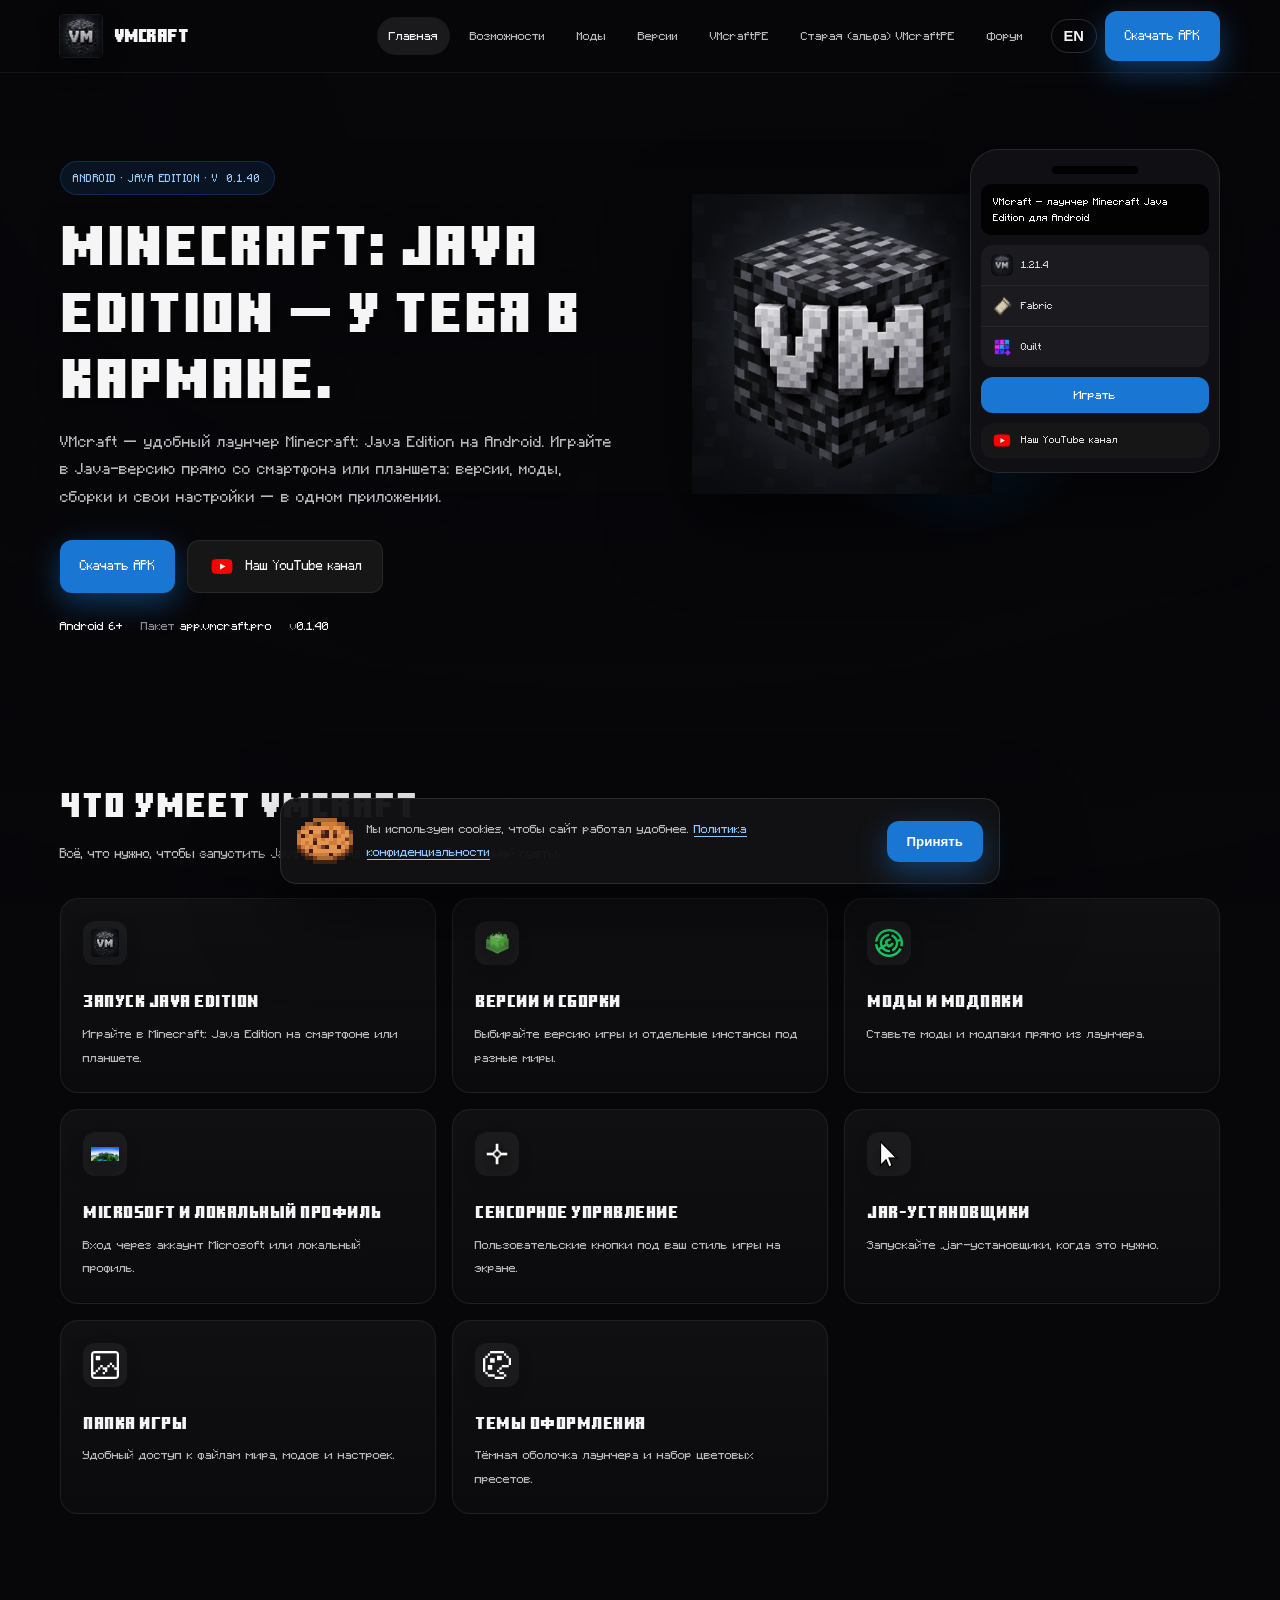
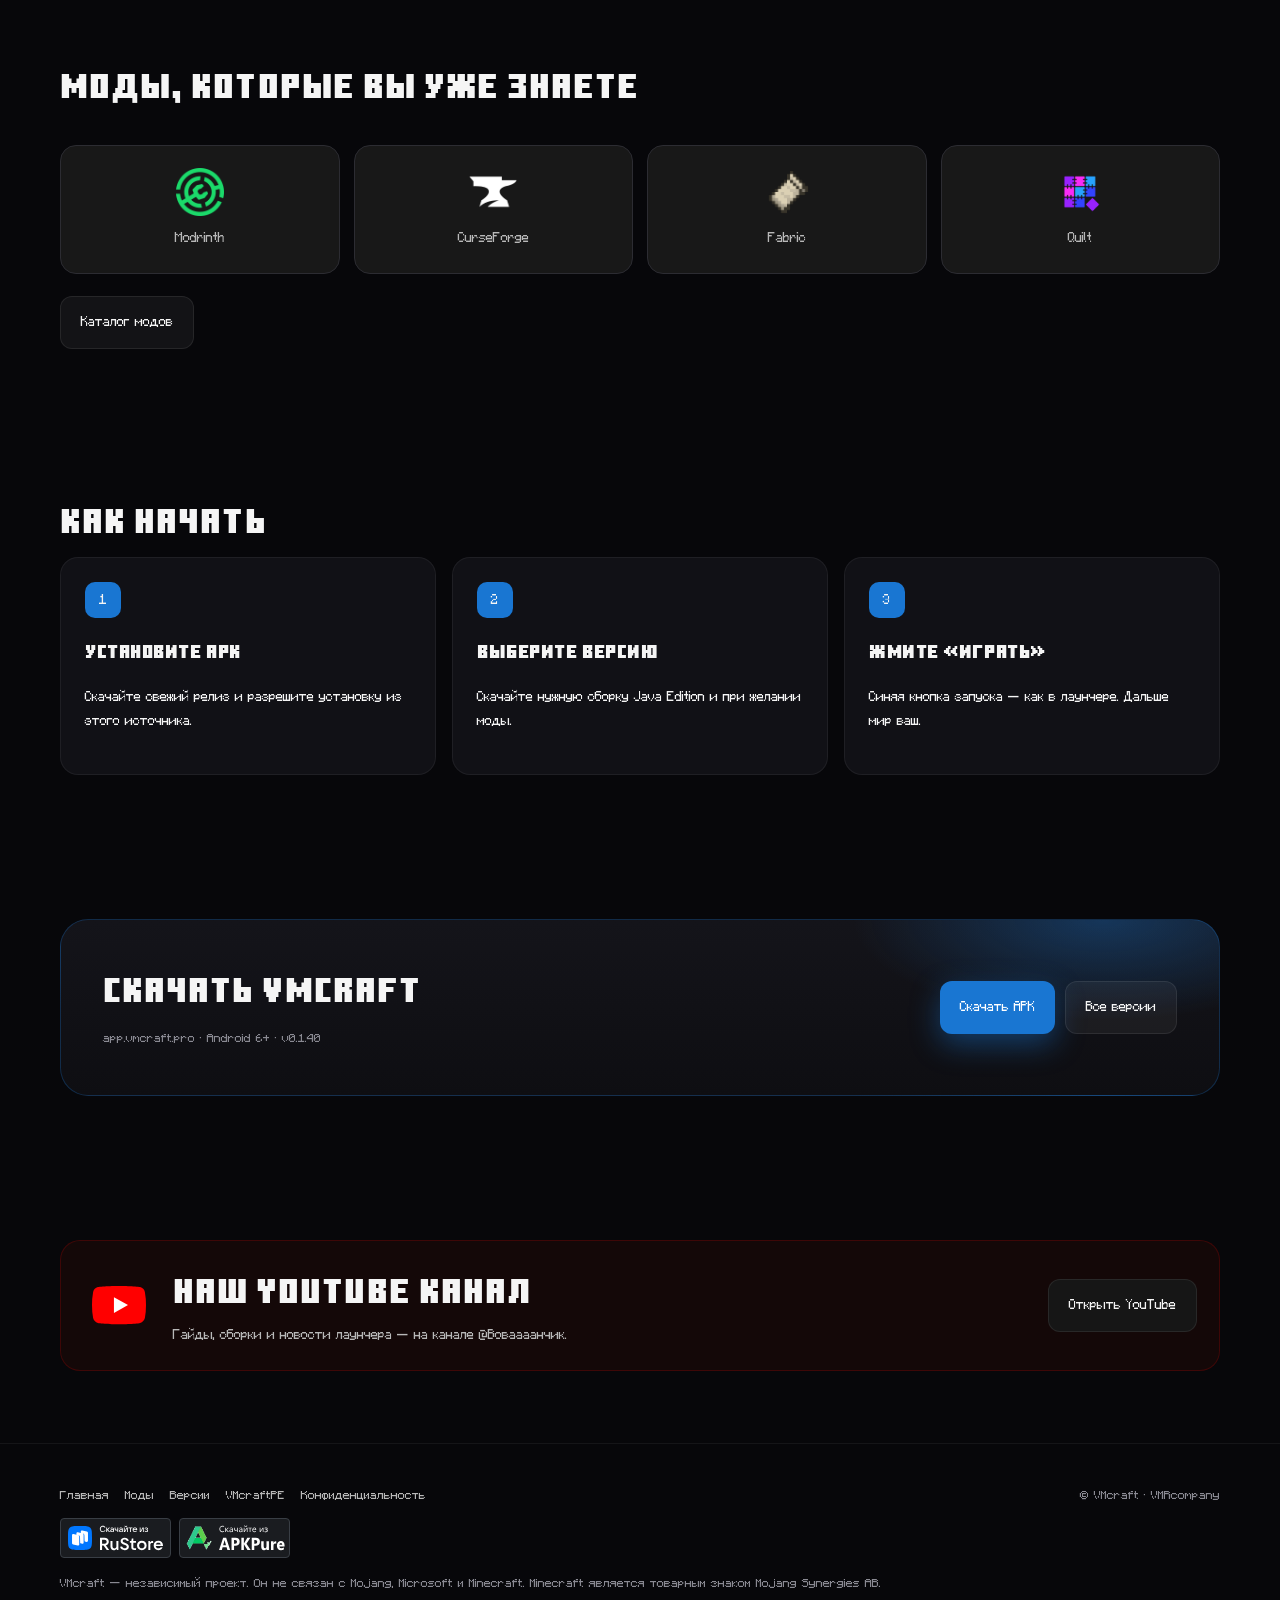
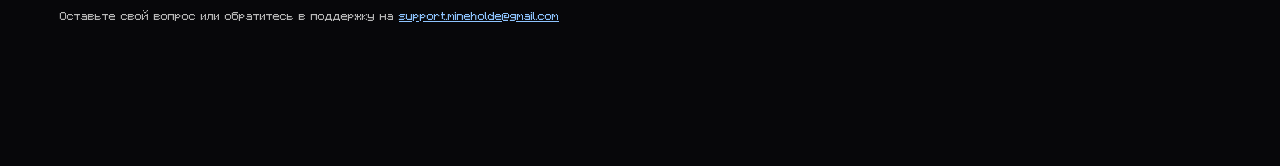
<file: index.html>
<!DOCTYPE html>
<html lang="ru">
<head>
  <meta name="yandex-verification" content="26afa3d3f03952c6" />
  <meta charset="UTF-8">
  <meta name="viewport" content="width=device-width, initial-scale=1">
  <title>VMcraft — лаунчер Minecraft Java Edition для Android</title>
  <meta name="description" content="Скачайте VMcraft: лаунчер Minecraft: Java Edition на Android. Версии, моды, модпаки и сенсорное управление.">
  <link rel="canonical" href="https://vmcraft.mineholde.pro/">
  <meta name="theme-color" content="#0A0A0E">
  <meta property="og:type" content="website">
  <meta property="og:site_name" content="VMcraft">
  <meta property="og:title" content="VMcraft — лаунчер Minecraft Java Edition для Android">
  <meta property="og:description" content="Minecraft: Java Edition на Android. Моды, версии и скачать APK.">
  <meta property="og:url" content="https://vmcraft.mineholde.pro/">
  <meta property="og:image" content="https://vmcraft.mineholde.pro/images/icon.png">
  <meta name="twitter:card" content="summary">
  <link rel="icon" href="images/icon.png" type="image/png">
  <link rel="apple-touch-icon" href="images/icon-round.png">
  <link rel="stylesheet" href="css/style.css?v=20261123b">
  <script>
    (function () {
      try {
        if (!localStorage.getItem("vmcraft-cookies-ok")) {
          document.documentElement.classList.add("cookie-pending");
        }
      } catch (e) {}
    })();
  </script>
  <script type="application/ld+json">
  {"@context":"https://schema.org","@type":"SoftwareApplication","name":"VMcraft","applicationCategory":"GameApplication","operatingSystem":"Android","url":"https://vmcraft.mineholde.pro/","description":"Minecraft: Java Edition launcher for Android","offers":{"@type":"Offer","price":"0","priceCurrency":"USD"}}
  </script>
</head>
<body data-page="home" class="home-live">
  <div class="home-bg" aria-hidden="true">
    <video class="home-bg-video" autoplay muted loop playsinline preload="auto"></video>
    <script>
      (function () {
        var month = new Date().getMonth() + 1;
        var winterOrSpring = month === 12 || month <= 5;
        var video = document.currentScript.previousElementSibling;
        video.src = winterOrSpring ? "videos/home-bg-winter.mp4" : "videos/home-bg.mp4";
      })();
    </script>
  </div>
  <div class="bedrock" aria-hidden="true"></div>
  <header class="nav" id="siteNav">
    <div class="wrap nav-inner">
      <div class="nav-left">
        <button class="menu-btn" type="button" id="menuBtn" aria-expanded="false" aria-controls="siteMenu" aria-label="Меню">
          <span></span><span></span><span></span>
        </button>
        <a class="brand" href="index.html">
          <img src="images/icon.png" alt="VMcraft">
          VMcraft
        </a>
      </div>
      <nav class="nav-links" id="siteMenu">
        <a data-nav="home" href="index.html" data-i18n="navHome">Главная</a>
        <a href="index.html#features" data-i18n="navFeat">Возможности</a>
        <a data-nav="mods" href="mods.html" data-i18n="navMods">Моды</a>
        <a data-nav="versions" href="versions.html" data-i18n="navVersions">Версии</a>
        <a data-nav="pe" href="pe.html" data-i18n="navPe">VMcraftPE</a>
        <a data-nav="alpha" href="old-pe/" data-i18n="navAlpha">Старая (альфа) VMcraftPE</a>
        <a data-nav="forum" href="forum/" data-i18n="navForum">Форум</a>
      </nav>
      <div class="nav-actions">
        <button class="lang" type="button" id="langBtn">EN</button>
        <a class="btn btn-play" data-apk href="https://github.com/VMRcompany/vmcraft-updates/releases/download/0.1.40/VMcraft-0.1.40-release.apk" data-i18n="play">Скачать APK</a>
      </div>
    </div>
  </header>

  <main id="top">
    <section class="wrap hero">
      <div>
        <div class="kicker"><span data-i18n="kicker">Android · Java Edition · v</span><span data-version>0.1.40</span></div>
        <h1 data-i18n="h1">Minecraft: Java Edition — у тебя в кармане.</h1>
        <p class="lead" data-i18n="lead">VMcraft — удобный лаунчер Minecraft: Java Edition на Android. Играйте в Java-версию прямо со смартфона или планшета: версии, моды, сборки и свои настройки — в одном приложении.</p>
        <div class="cta-row">
          <a class="btn btn-play" data-apk href="https://github.com/VMRcompany/vmcraft-updates/releases/download/0.1.40/VMcraft-0.1.40-release.apk" data-i18n="play">Скачать APK</a>
          <a class="btn btn-yt" href="https://www.youtube.com/@Воваааанчик" rel="noopener" target="_blank">
            <img src="images/youtube.svg" alt="">
            <span data-i18n="yt">Наш YouTube канал</span>
          </a>
        </div>
        <div class="meta">
          <span><b data-i18n="android">Android 6+</b></span>
          <span><span data-i18n="pkg">Пакет</span> <b>app.vmcraft.pro</b></span>
          <span>v<b data-version>0.1.40</b></span>
        </div>
      </div>
      <div class="stage">
        <div class="glow"></div>
        <img class="cube" src="images/icon-foreground.png" alt="Иконка VMcraft — куб VM">
        <div class="phone" aria-hidden="true">
          <div class="notch"></div>
          <div class="mock-banner" data-i18n="banner">VMcraft – лаунчер Minecraft Java Edition для Android</div>
          <div class="mock-list">
            <div class="mock-row"><img src="images/icon.png" alt=""> 1.21.4</div>
            <div class="mock-row"><img src="images/fabric.webp" alt=""> Fabric</div>
            <div class="mock-row"><img src="images/quilt.webp" alt=""> Quilt</div>
          </div>
          <button class="mock-play" type="button" data-i18n="mockPlay">Играть</button>
          <div class="mock-yt">
            <img src="images/youtube.svg" alt="">
            <span data-i18n="yt">Наш YouTube канал</span>
          </div>
        </div>
      </div>
    </section>

    <section class="wrap section" id="features">
      <h2 data-i18n="featTitle">Что умеет VMcraft</h2>
      <p class="sub" data-i18n="featSub">Всё, что нужно, чтобы запустить Java Edition на телефоне — без лишней суеты.</p>
      <div class="grid">
        <article class="card">
          <img src="images/icon.png" alt="">
          <h3 data-i18n="f1t">Запуск Java Edition</h3>
          <p data-i18n="f1d">Играйте в Minecraft: Java Edition на смартфоне или планшете.</p>
        </article>
        <article class="card">
          <img src="images/renderer.png" alt="">
          <h3 data-i18n="f2t">Версии и сборки</h3>
          <p data-i18n="f2d">Выбирайте версию игры и отдельные инстансы под разные миры.</p>
        </article>
        <article class="card">
          <img src="images/modrinth.png" alt="">
          <h3 data-i18n="f3t">Моды и модпаки</h3>
          <p data-i18n="f3d">Ставьте моды и модпаки прямо из лаунчера.</p>
        </article>
        <article class="card">
          <img src="images/signin.webp" alt="">
          <h3 data-i18n="f4t">Microsoft и локальный профиль</h3>
          <p data-i18n="f4d">Вход через аккаунт Microsoft или локальный профиль.</p>
        </article>
        <article class="card">
          <img src="images/gamepad.png" alt="">
          <h3 data-i18n="f5t">Сенсорное управление</h3>
          <p data-i18n="f5d">Пользовательские кнопки под ваш стиль игры на экране.</p>
        </article>
        <article class="card">
          <img src="images/mouse.png" alt="">
          <h3 data-i18n="f6t">JAR-установщики</h3>
          <p data-i18n="f6d">Запускайте .jar-установщики, когда это нужно.</p>
        </article>
        <article class="card">
          <img src="images/background.png" alt="">
          <h3 data-i18n="f7t">Папка игры</h3>
          <p data-i18n="f7d">Удобный доступ к файлам мира, модов и настроек.</p>
        </article>
        <article class="card">
          <img src="images/theme.png" alt="">
          <h3 data-i18n="f9t">Темы оформления</h3>
          <p data-i18n="f9d">Тёмная оболочка лаунчера и набор цветовых пресетов.</p>
        </article>
      </div>
    </section>

    <section class="wrap section" id="mods">
      <h2 data-i18n="ecoTitle">Моды, которые вы уже знаете</h2>
      <div class="ecosystem">
        <div class="eco"><img src="images/modrinth.png" alt="Modrinth"><span>Modrinth</span></div>
        <div class="eco"><img src="images/curseforge.png" alt="CurseForge"><span>CurseForge</span></div>
        <div class="eco"><img src="images/fabric.webp" alt="Fabric"><span>Fabric</span></div>
        <div class="eco"><img src="images/quilt.webp" alt="Quilt"><span>Quilt</span></div>
      </div>
      <p class="section-link"><a class="btn btn-ghost" href="mods.html" data-i18n="ecoMore">Каталог модов</a></p>
    </section>

    <section class="wrap section" id="start">
      <h2 data-i18n="howTitle">Как начать</h2>
      <div class="steps">
        <article class="step">
          <div class="num">1</div>
          <h3 data-i18n="s1t">Установите APK</h3>
          <p data-i18n="s1d">Скачайте свежий релиз и разрешите установку из этого источника.</p>
        </article>
        <article class="step">
          <div class="num">2</div>
          <h3 data-i18n="s2t">Выберите версию</h3>
          <p data-i18n="s2d">Скачайте нужную сборку Java Edition и при желании моды.</p>
        </article>
        <article class="step">
          <div class="num">3</div>
          <h3 data-i18n="s3t">Жмите «Играть»</h3>
          <p data-i18n="s3d">Синяя кнопка запуска — как в лаунчере. Дальше мир ваш.</p>
        </article>
      </div>
    </section>

    <section class="wrap section" id="download">
      <div class="download">
        <div>
          <h2 data-i18n="dlTitle">Скачать VMcraft</h2>
          <p class="pkg">app.vmcraft.pro · <span data-i18n="android">Android 6+</span> · v<span data-version>0.1.40</span></p>
        </div>
        <div class="dl-actions">
          <a class="btn btn-play" data-apk href="https://github.com/VMRcompany/vmcraft-updates/releases/download/0.1.40/VMcraft-0.1.40-release.apk" data-i18n="play">Скачать APK</a>
          <a class="btn btn-ghost" href="versions.html" data-i18n="allVersions">Все версии</a>
        </div>
      </div>
    </section>

    <section class="wrap section" id="youtube">
      <div class="yt-block">
        <img class="icon-lg" src="images/youtube.svg" alt="YouTube">
        <div>
          <h2 style="margin:0" data-i18n="ytTitle">Наш YouTube канал</h2>
          <p data-i18n="ytSub">Гайды, сборки и новости лаунчера — на канале @Воваааанчик.</p>
        </div>
        <a class="btn btn-yt" href="https://www.youtube.com/@Воваааанчик" rel="noopener" target="_blank" data-i18n="ytBtn">Открыть YouTube</a>
      </div>
    </section>
  </main>

  <footer>
    <div class="wrap foot">
      <div>
        <div class="foot-nav">
          <a href="index.html" data-i18n="navHome">Главная</a>
          <a href="mods.html" data-i18n="navMods">Моды</a>
          <a href="versions.html" data-i18n="navVersions">Версии</a>
          <a href="pe.html" data-i18n="navPe">VMcraftPE</a>
          <a href="privacy.html" data-i18n="navPrivacy">Конфиденциальность</a>
        </div>
        <div class="store-badges">
          <a href="https://www.rustore.ru/catalog/app/app.vmcraft.pro?utm_source=available_in_rustore&amp;utm_medium=app.vmcraft.pro&amp;rsm=1&amp;mt_link_id=iios36&amp;mt_sub1=app.vmcraft.pro" target="_blank" rel="noopener">
            <img src="images/rustore-badge.svg" width="111" height="40" alt="Доступно в RuStore">
          </a>
          <a href="https://apkpure.com/p/app.vmcraft.pro" target="_blank" rel="noopener">
            <img src="images/apkpure-badge.svg?v=20261008e" width="111" height="40" alt="Скачайте из APKPure">
          </a>
        </div>
        <div class="legal" data-i18n="legal">VMcraft — независимый проект. Он не связан с Mojang, Microsoft и Minecraft. Minecraft является товарным знаком Mojang Synergies AB.</div>
        <div class="foot-support" data-i18n="footSupport">Оставьте свой вопрос или обратитесь в поддержку на support.mineholde@gmail.com</div>
      </div>
      <div data-i18n="copy">© VMcraft · VMRcompany</div>
    </div>
  </footer>
  <aside class="cookie-banner" id="cookieBanner">
    <img src="images/cookie.png" width="56" height="56" alt="">
    <p>
      <span data-i18n="cookieText">Мы используем cookies, чтобы сайт работал удобнее.</span>
      <a class="cookie-link" href="privacy.html" data-i18n="cookiePolicy">Политика конфиденциальности</a>
    </p>
    <button type="button" class="btn btn-play" id="cookieAccept" data-i18n="cookieAccept">Принять</button>
  </aside>
  <script src="js/app.js?v=20261123e"></script>
  <script src="js/cookie.js?v=20261020c"></script>
</body>
</html>
</file>
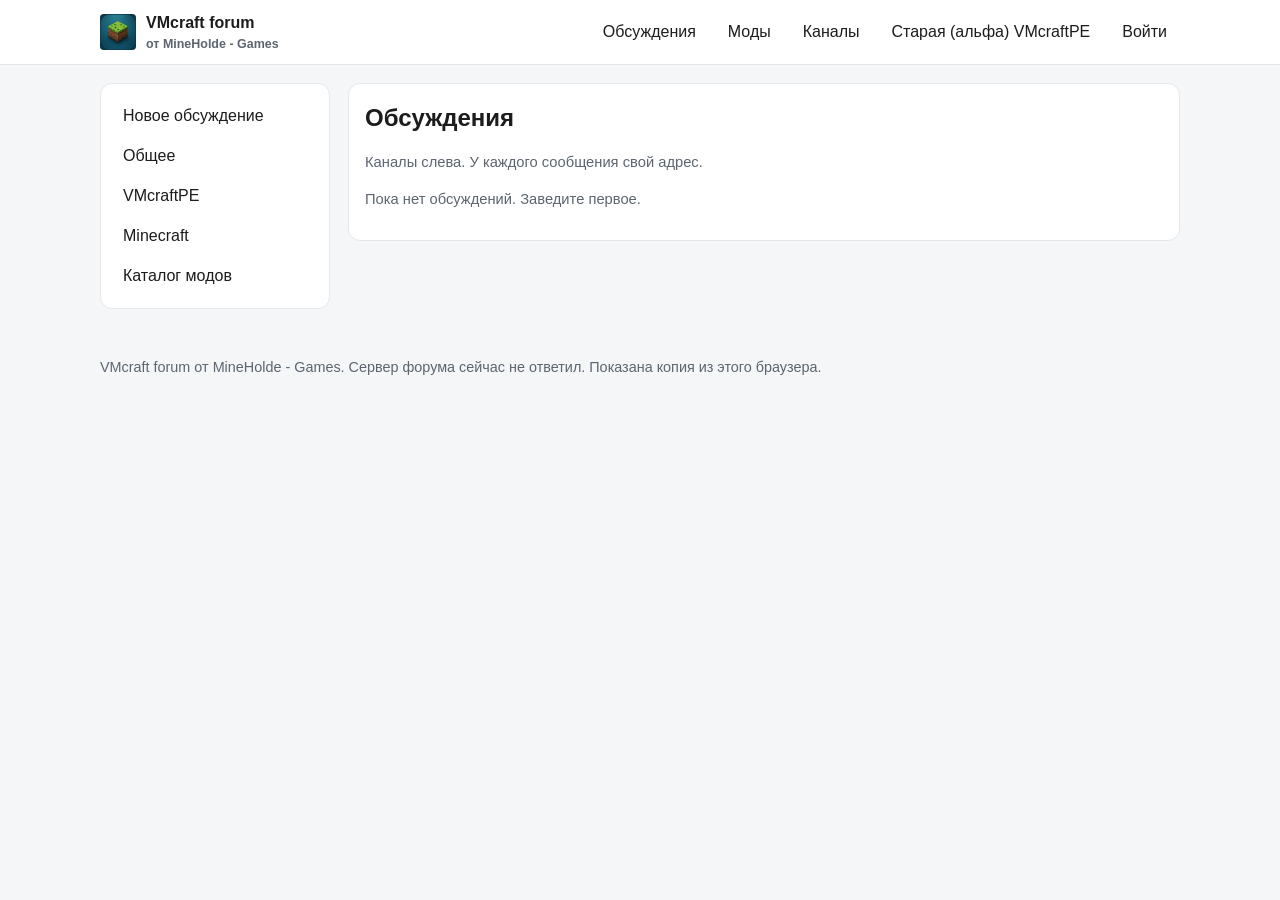
<file: forum/index.html>
<!DOCTYPE html>
<html lang="ru">
<head>
  <meta charset="UTF-8">
  <meta name="viewport" content="width=device-width, initial-scale=1">
  <title>VMcraft forum от MineHolde - Games</title>
  <meta name="description" content="Форум VMcraft от MineHolde - Games: обсуждения, профили и каталог модов.">
  <link rel="icon" href="/images/pe/icon.png" type="image/png">
  <link rel="stylesheet" href="/css/forum.css?v=20261123d">
</head>
<body>
  <div id="forum"></div>
  <script src="/js/forum.js?v=20261123d"></script>
</body>
</html>
</file>
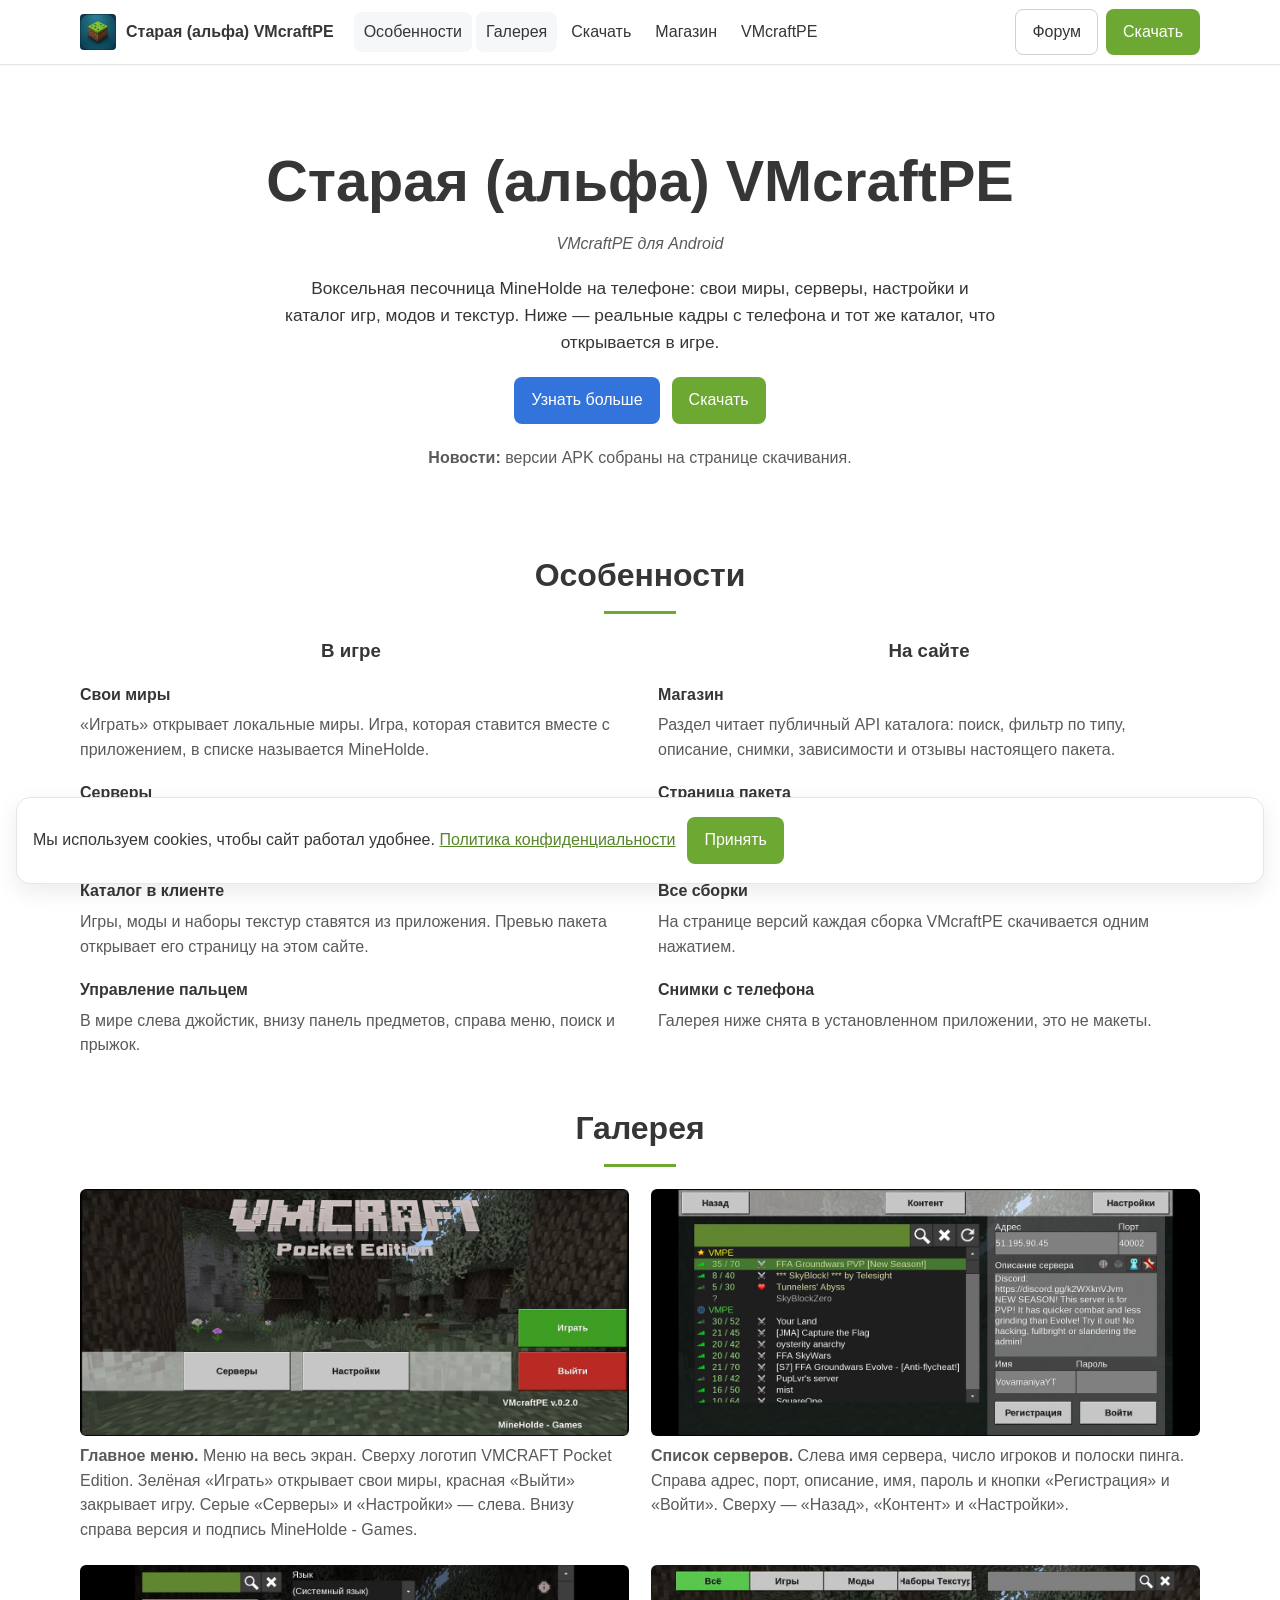
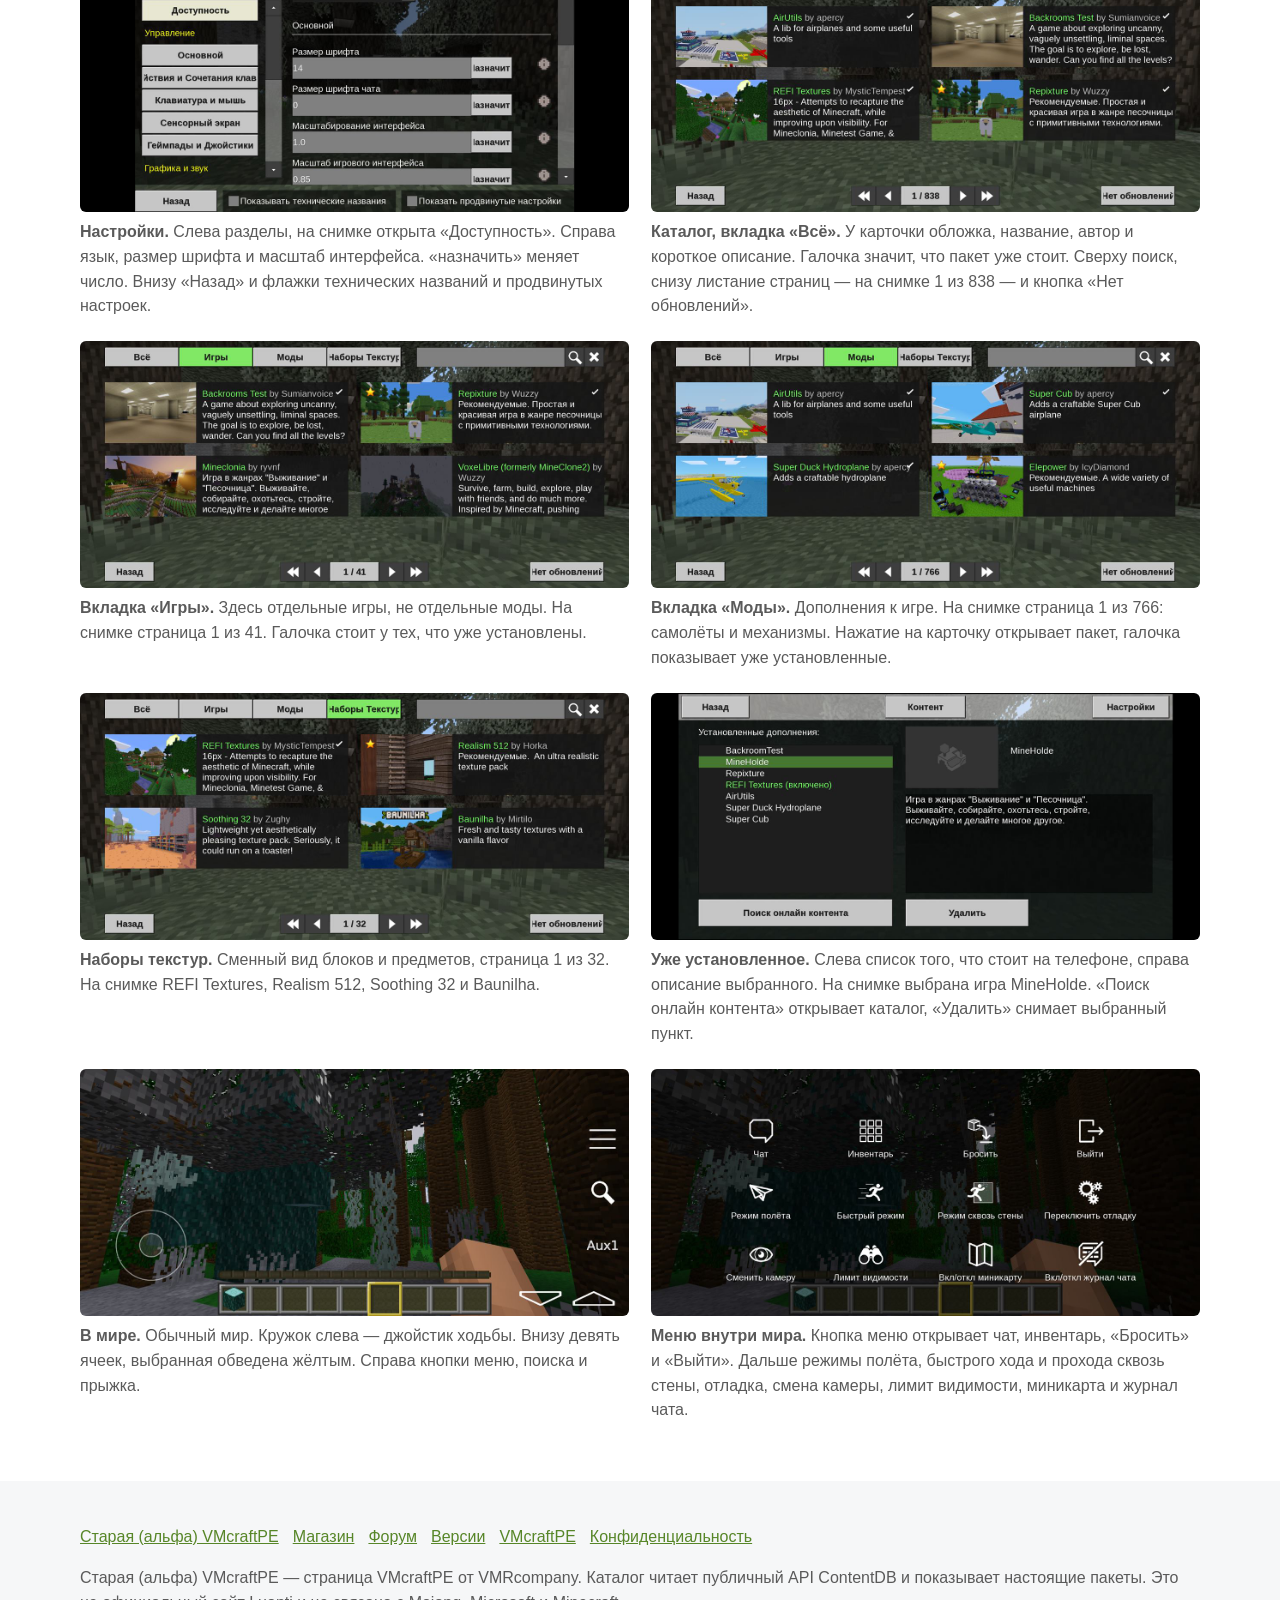
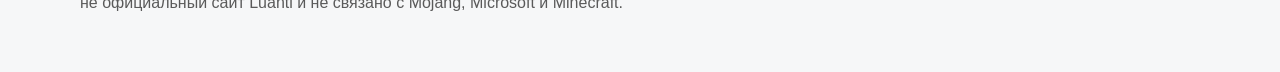
<file: old-pe/index.html>
<!DOCTYPE html>
<html lang="ru">
<head>
  <meta charset="UTF-8">
  <meta name="viewport" content="width=device-width, initial-scale=1">
  <title>Старая (альфа) VMcraftPE — VMcraftPE</title>
  <meta name="description" content="Старая (альфа) VMcraftPE: VMcraftPE для Android, снимки с телефона, магазин пакетов и все версии APK.">
  <link rel="canonical" href="https://vmcraft.mineholde.pro/old-pe/">
  <link rel="icon" href="/images/pe/icon.png" type="image/png">
  <link rel="stylesheet" href="/css/old-pe.css?v=20261123c">
</head>
<body>
  <div id="oldpe"></div>
  <script src="/js/old-pe.js?v=20261123c"></script>
</body>
</html>
</file>
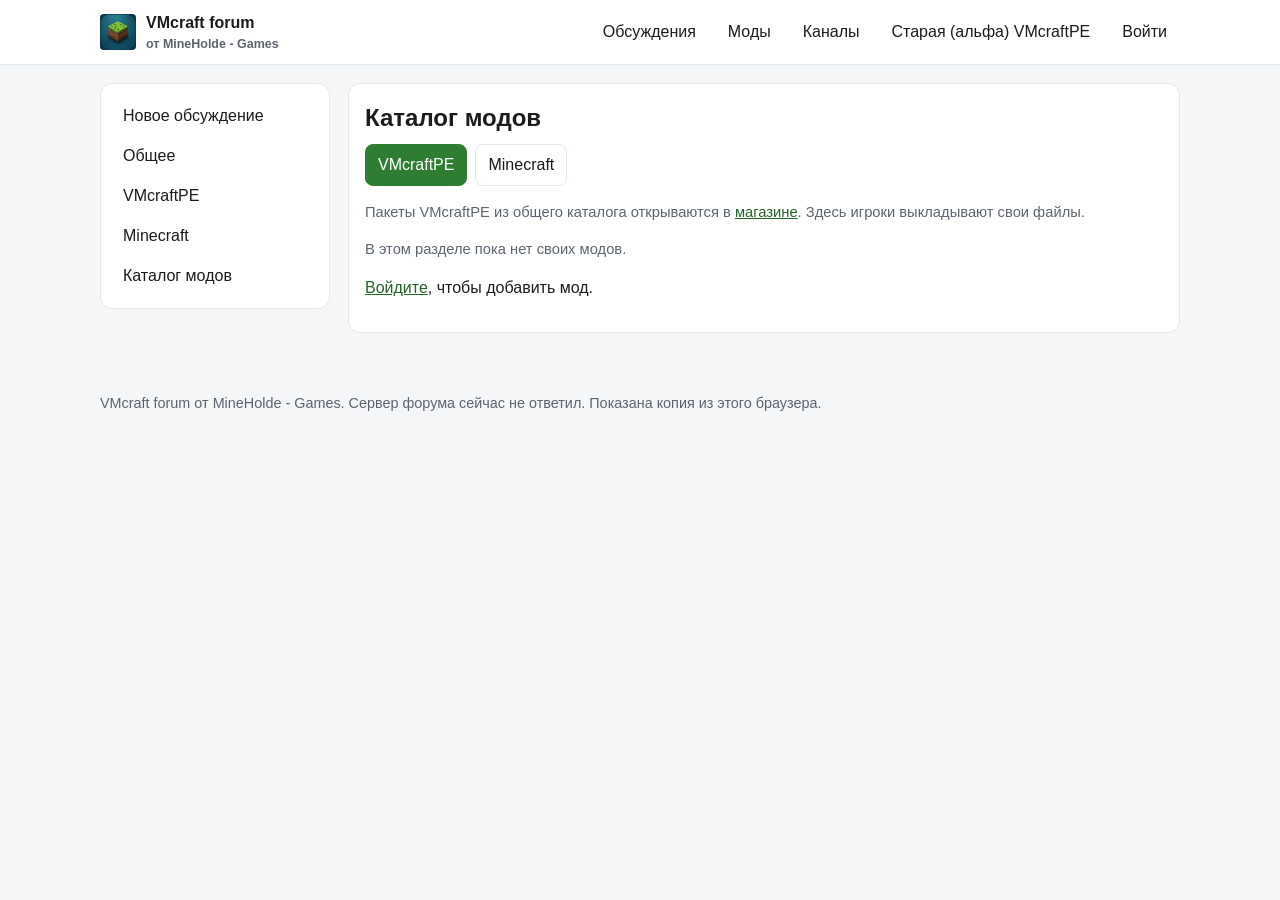
<file: forum/mods/index.html>
<!DOCTYPE html>
<html lang="ru">
<head>
  <meta charset="UTF-8">
  <meta name="viewport" content="width=device-width, initial-scale=1">
  <title>Каталог модов — VMcraft forum</title>
  <link rel="icon" href="/images/pe/icon.png" type="image/png">
  <link rel="stylesheet" href="/css/forum.css?v=20261123d">
</head>
<body>
  <div id="forum"></div>
  <script src="/js/forum.js?v=20261123d"></script>
</body>
</html>
</file>
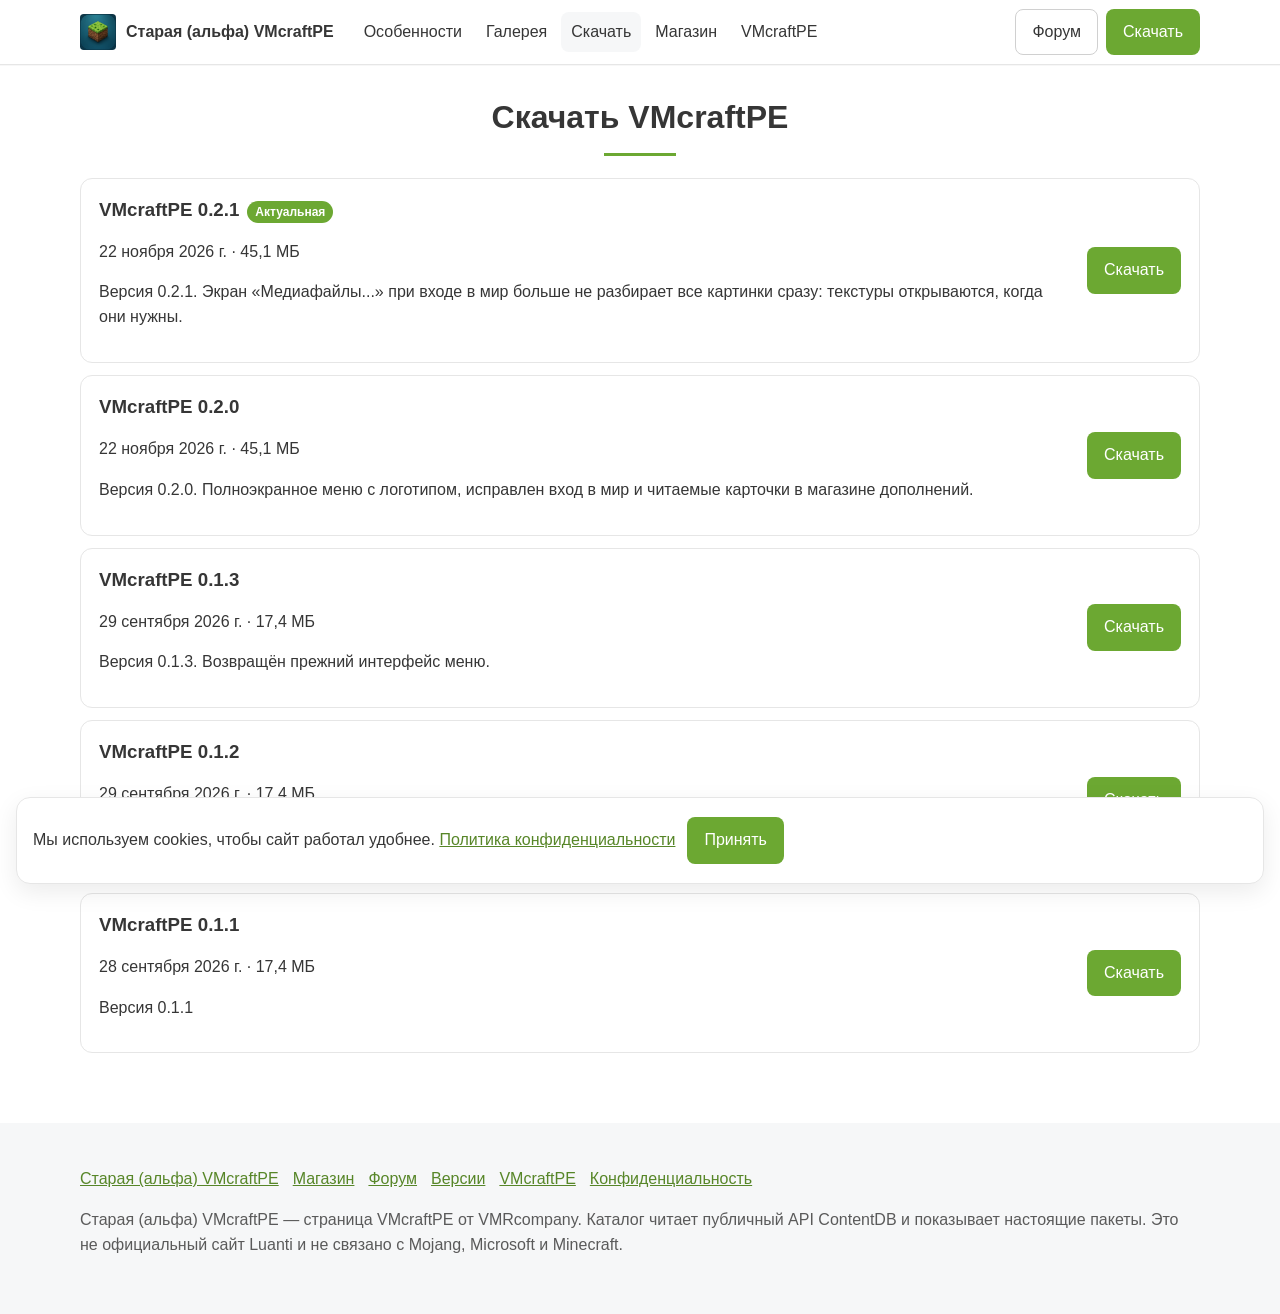
<file: old-pe/download-versions/index.html>
<!DOCTYPE html>
<html lang="ru">
<head>
  <meta charset="UTF-8">
  <meta name="viewport" content="width=device-width, initial-scale=1">
  <title>Скачать — Старая (альфа) VMcraftPE</title>
  <meta name="description" content="Все версии VMcraftPE. Скачайте актуальную или предыдущую сборку одним нажатием.">
  <link rel="canonical" href="https://vmcraft.mineholde.pro/old-pe/download-versions/">
  <link rel="icon" href="/images/pe/icon.png" type="image/png">
  <link rel="stylesheet" href="/css/old-pe.css?v=20261123c">
</head>
<body>
  <div id="oldpe"></div>
  <script src="/js/old-pe.js?v=20261123c"></script>
</body>
</html>
</file>
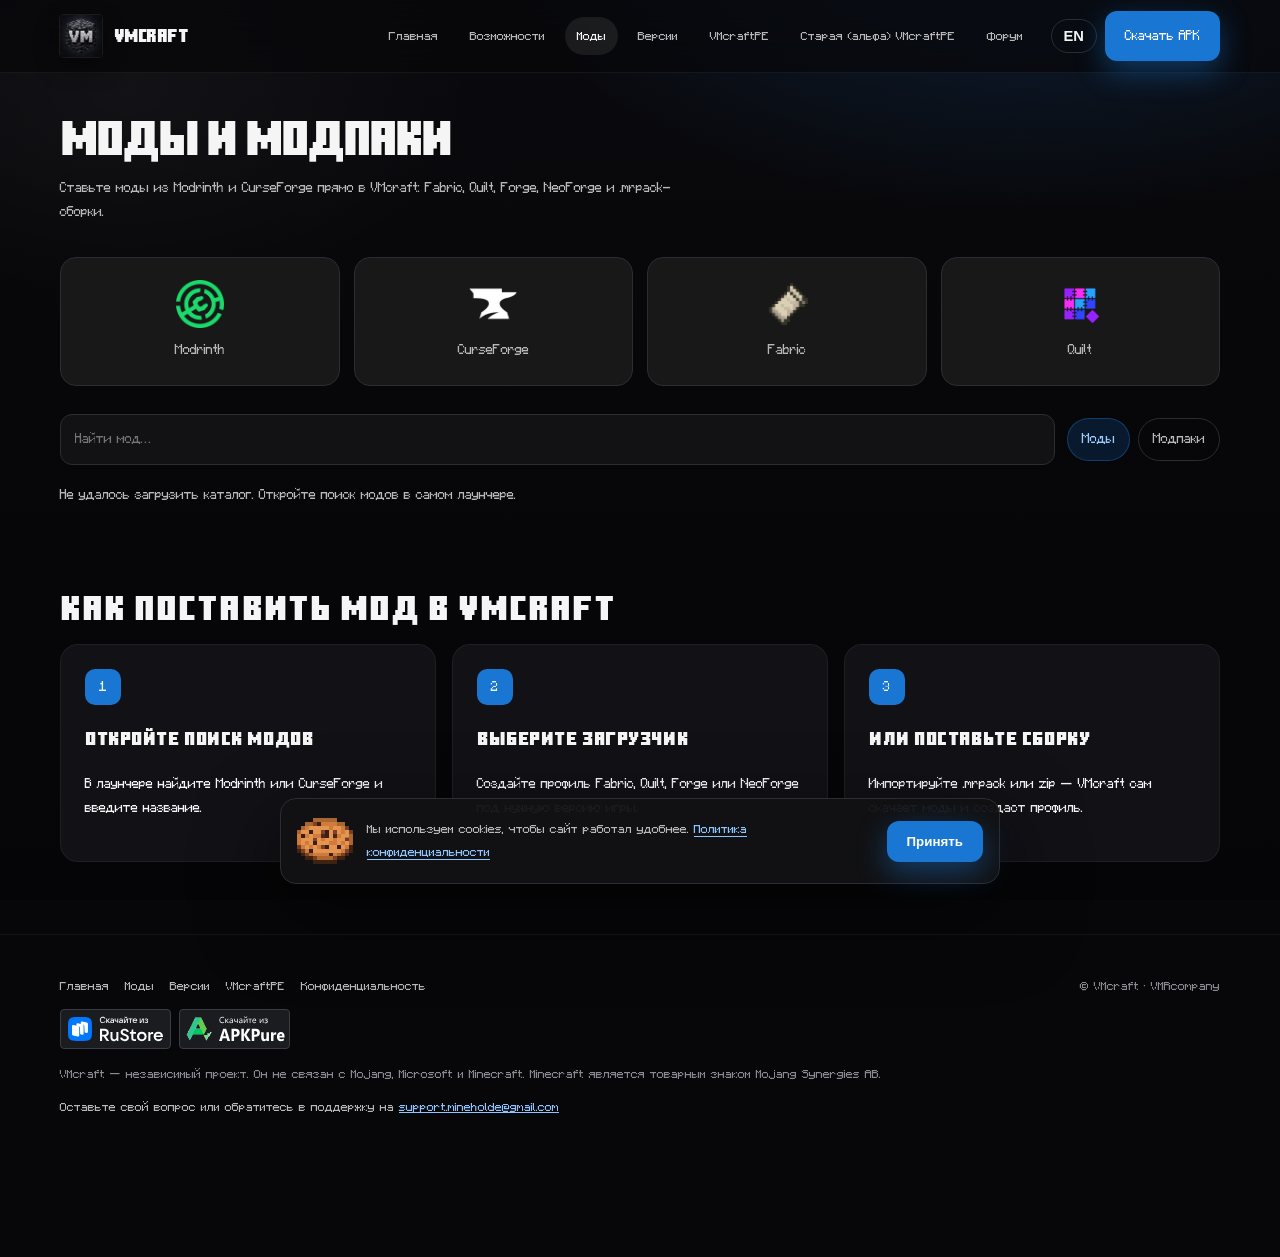
<file: mods.html>
<!DOCTYPE html>
<html lang="ru">
<head>
  <meta charset="UTF-8">
  <meta name="viewport" content="width=device-width, initial-scale=1">
  <title>Моды для VMcraft — Fabric, Forge, Modrinth, CurseForge</title>
  <meta name="description" content="Как ставить моды и модпаки в VMcraft на Android: Modrinth, CurseForge, Fabric, Quilt, Forge, NeoForge и .mrpack.">
  <link rel="canonical" href="https://vmcraft.mineholde.pro/mods.html">
  <meta name="theme-color" content="#0A0A0E">
  <meta property="og:type" content="website">
  <meta property="og:site_name" content="VMcraft">
  <meta property="og:title" content="Моды для VMcraft">
  <meta property="og:description" content="Modrinth, CurseForge, Fabric, Quilt, Forge и модпаки в лаунчере VMcraft.">
  <meta property="og:url" content="https://vmcraft.mineholde.pro/mods.html">
  <meta property="og:image" content="https://vmcraft.mineholde.pro/images/icon.png">
  <meta name="twitter:card" content="summary">
  <link rel="icon" href="images/icon.png" type="image/png">
  <link rel="stylesheet" href="css/style.css?v=20261123b">
  <script>
    (function () {
      try {
        if (!localStorage.getItem("vmcraft-cookies-ok")) {
          document.documentElement.classList.add("cookie-pending");
        }
      } catch (e) {}
    })();
  </script>
</head>
<body data-page="mods">
  <div class="bedrock" aria-hidden="true"></div>
  <header class="nav" id="siteNav">
    <div class="wrap nav-inner">
      <div class="nav-left">
        <button class="menu-btn" type="button" id="menuBtn" aria-expanded="false" aria-controls="siteMenu" aria-label="Меню">
          <span></span><span></span><span></span>
        </button>
        <a class="brand" href="index.html"><img src="images/icon.png" alt="VMcraft"> VMcraft</a>
      </div>
      <nav class="nav-links" id="siteMenu">
        <a data-nav="home" href="index.html" data-i18n="navHome">Главная</a>
        <a href="index.html#features" data-i18n="navFeat">Возможности</a>
        <a data-nav="mods" href="mods.html" data-i18n="navMods">Моды</a>
        <a data-nav="versions" href="versions.html" data-i18n="navVersions">Версии</a>
        <a data-nav="pe" href="pe.html" data-i18n="navPe">VMcraftPE</a>
        <a data-nav="alpha" href="old-pe/" data-i18n="navAlpha">Старая (альфа) VMcraftPE</a>
        <a data-nav="forum" href="forum/" data-i18n="navForum">Форум</a>
      </nav>
      <div class="nav-actions">
        <button class="lang" type="button" id="langBtn">EN</button>
        <a class="btn btn-play" data-apk href="https://github.com/VMRcompany/vmcraft-updates/releases/download/0.1.40/VMcraft-0.1.40-release.apk" data-i18n="play">Скачать APK</a>
      </div>
    </div>
  </header>
  <main class="wrap section versions-page">
    <h1 data-i18n="modsTitle">Моды и модпаки</h1>
    <p class="sub" data-i18n="modsSub">Ставьте моды из Modrinth и CurseForge прямо в VMcraft: Fabric, Quilt, Forge, NeoForge и .mrpack-сборки.</p>
    <div class="ecosystem">
      <div class="eco"><img src="images/modrinth.png" alt="Modrinth"><span>Modrinth</span></div>
      <div class="eco"><img src="images/curseforge.png" alt="CurseForge"><span>CurseForge</span></div>
      <div class="eco"><img src="images/fabric.webp" alt="Fabric"><span>Fabric</span></div>
      <div class="eco"><img src="images/quilt.webp" alt="Quilt"><span>Quilt</span></div>
    </div>
    <div class="toolbar">
      <input id="modQuery" class="search" type="search" autocomplete="off" data-i18n-placeholder="modsSearch" placeholder="Найти мод…">
      <div class="chips">
        <button type="button" class="chip is-on" data-type="mod" data-i18n="modsTypeMod">Моды</button>
        <button type="button" class="chip" data-type="modpack" data-i18n="modsTypePack">Модпаки</button>
      </div>
    </div>
    <div id="modGrid" class="mod-grid"></div>
    <h2 data-i18n="modsHowTitle">Как поставить мод в VMcraft</h2>
    <div class="steps">
      <article class="step">
        <div class="num">1</div>
        <h3 data-i18n="modsH1t">Откройте поиск модов</h3>
        <p data-i18n="modsH1d">В лаунчере найдите Modrinth или CurseForge и введите название.</p>
      </article>
      <article class="step">
        <div class="num">2</div>
        <h3 data-i18n="modsH2t">Выберите загрузчик</h3>
        <p data-i18n="modsH2d">Создайте профиль Fabric, Quilt, Forge или NeoForge под нужную версию игры.</p>
      </article>
      <article class="step">
        <div class="num">3</div>
        <h3 data-i18n="modsH3t">Или поставьте сборку</h3>
        <p data-i18n="modsH3d">Импортируйте .mrpack или zip — VMcraft сам скачает моды и создаст профиль.</p>
      </article>
    </div>
  </main>
  <footer>
    <div class="wrap foot">
      <div>
        <div class="foot-nav">
          <a href="index.html" data-i18n="navHome">Главная</a>
          <a href="mods.html" data-i18n="navMods">Моды</a>
          <a href="versions.html" data-i18n="navVersions">Версии</a>
          <a href="pe.html" data-i18n="navPe">VMcraftPE</a>
          <a href="privacy.html" data-i18n="navPrivacy">Конфиденциальность</a>
        </div>
        <div class="store-badges">
          <a href="https://www.rustore.ru/catalog/app/app.vmcraft.pro?utm_source=available_in_rustore&amp;utm_medium=app.vmcraft.pro&amp;rsm=1&amp;mt_link_id=iios36&amp;mt_sub1=app.vmcraft.pro" target="_blank" rel="noopener">
            <img src="images/rustore-badge.svg" width="111" height="40" alt="Доступно в RuStore">
          </a>
          <a href="https://apkpure.com/p/app.vmcraft.pro" target="_blank" rel="noopener">
            <img src="images/apkpure-badge.svg?v=20261008e" width="111" height="40" alt="Скачайте из APKPure">
          </a>
        </div>
        <div class="legal" data-i18n="legal">VMcraft — независимый проект. Он не связан с Mojang, Microsoft и Minecraft. Minecraft является товарным знаком Mojang Synergies AB.</div>
        <div class="foot-support" data-i18n="footSupport">Оставьте свой вопрос или обратитесь в поддержку на support.mineholde@gmail.com</div>
      </div>
      <div data-i18n="copy">© VMcraft · VMRcompany</div>
    </div>
  </footer>
  <aside class="cookie-banner" id="cookieBanner">
    <img src="images/cookie.png" width="56" height="56" alt="">
    <p>
      <span data-i18n="cookieText">Мы используем cookies, чтобы сайт работал удобнее.</span>
      <a class="cookie-link" href="privacy.html" data-i18n="cookiePolicy">Политика конфиденциальности</a>
    </p>
    <button type="button" class="btn btn-play" id="cookieAccept" data-i18n="cookieAccept">Принять</button>
  </aside>
  <script src="js/app.js?v=20261123e"></script>
  <script src="js/cookie.js?v=20261020c"></script>
  <script src="js/mods.js?v=20260920g"></script>
</body>
</html>
</file>
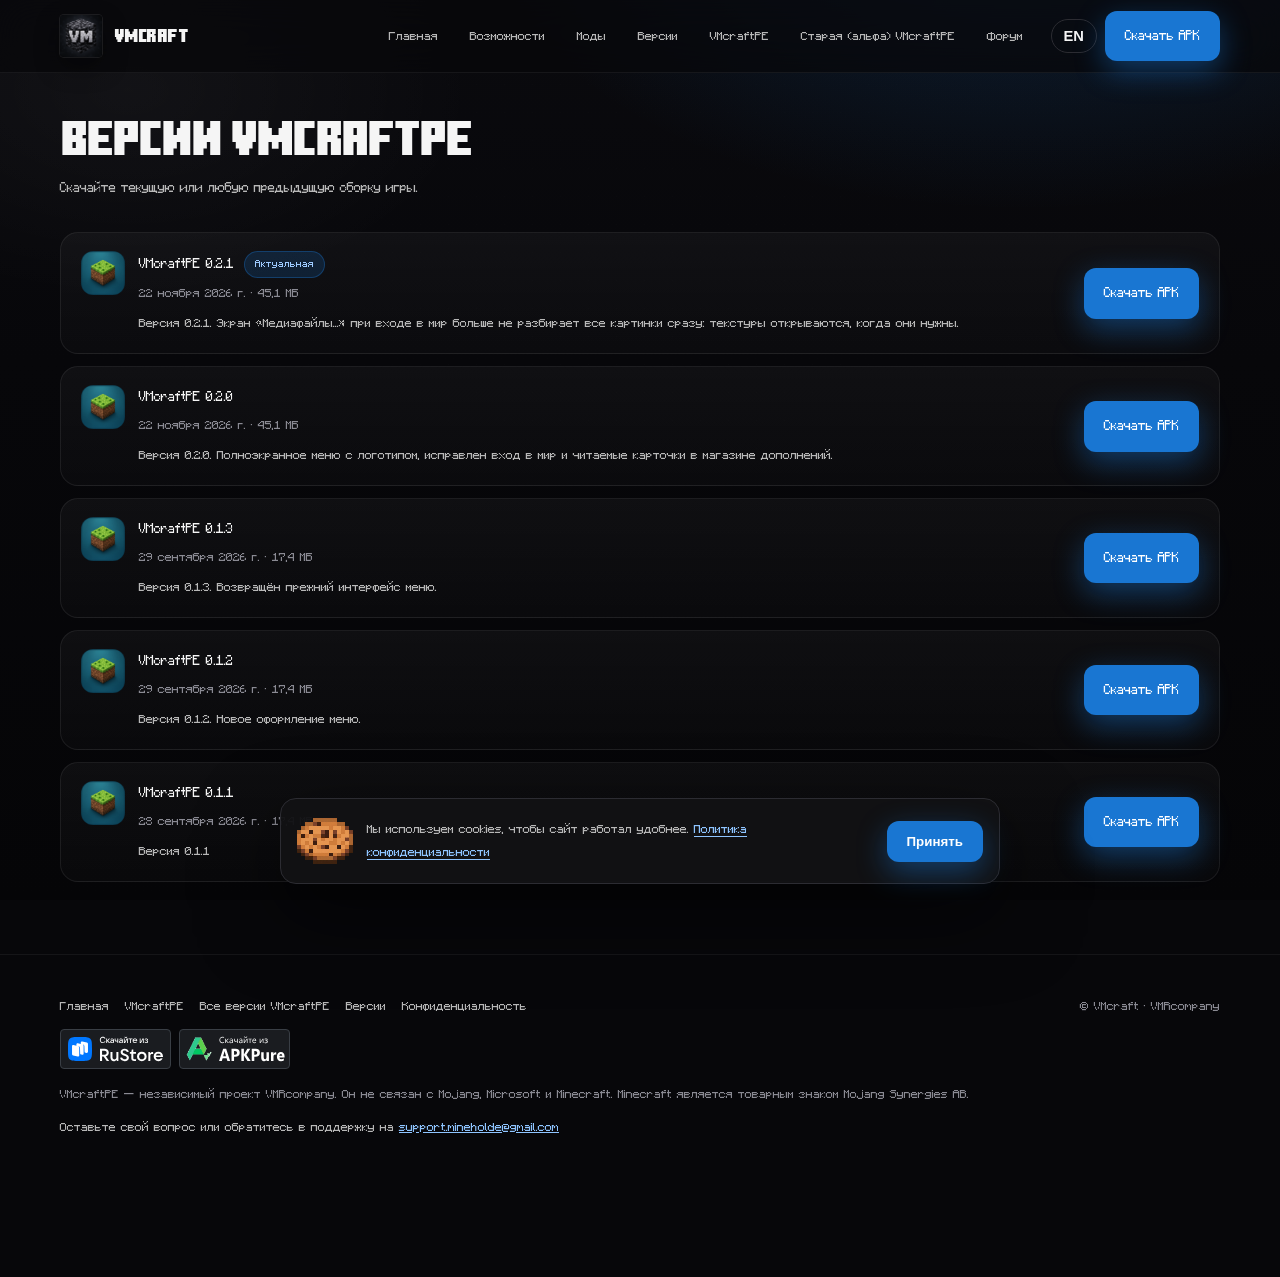
<file: pe-versions.html>
<!DOCTYPE html>
<html lang="ru">
<head>
  <meta charset="UTF-8">
  <meta name="viewport" content="width=device-width, initial-scale=1">
  <title>Скачать VMcraftPE — все версии APK</title>
  <meta name="description" content="Все версии игры VMcraftPE для Android. Скачайте актуальную или предыдущую сборку.">
  <link rel="canonical" href="https://vmcraft.mineholde.pro/pe-versions.html">
  <meta name="theme-color" content="#0A0A0E">
  <meta property="og:type" content="website">
  <meta property="og:site_name" content="VMcraft">
  <meta property="og:title" content="Скачать VMcraftPE — все версии APK">
  <meta property="og:description" content="Все версии игры VMcraftPE для Android.">
  <meta property="og:url" content="https://vmcraft.mineholde.pro/pe-versions.html">
  <meta property="og:image" content="https://vmcraft.mineholde.pro/images/pe/icon.png">
  <meta name="twitter:card" content="summary">
  <link rel="icon" href="images/pe/icon.png" type="image/png">
  <link rel="apple-touch-icon" href="images/pe/icon-round.png">
  <meta http-equiv="Cache-Control" content="no-cache, no-store, must-revalidate">
  <link rel="stylesheet" href="css/style.css?v=20261123b">
  <script>
    (function () {
      try {
        if (!localStorage.getItem("vmcraft-cookies-ok")) {
          document.documentElement.classList.add("cookie-pending");
        }
      } catch (e) {}
    })();
  </script>
</head>
<body data-page="pe-versions">
  <div class="bedrock" aria-hidden="true"></div>
  <header class="nav" id="siteNav">
    <div class="wrap nav-inner">
      <div class="nav-left">
        <button class="menu-btn" type="button" id="menuBtn" aria-expanded="false" aria-controls="siteMenu" aria-label="Меню">
          <span></span><span></span><span></span>
        </button>
        <a class="brand" href="index.html">
          <img src="images/icon.png" alt="VMcraft">
          VMcraft
        </a>
      </div>
      <nav class="nav-links" id="siteMenu">
        <a data-nav="home" href="index.html" data-i18n="navHome">Главная</a>
        <a href="index.html#features" data-i18n="navFeat">Возможности</a>
        <a data-nav="mods" href="mods.html" data-i18n="navMods">Моды</a>
        <a data-nav="versions" href="versions.html" data-i18n="navVersions">Версии</a>
        <a data-nav="pe" href="pe.html" data-i18n="navPe">VMcraftPE</a>
        <a data-nav="alpha" href="old-pe/" data-i18n="navAlpha">Старая (альфа) VMcraftPE</a>
        <a data-nav="forum" href="forum/" data-i18n="navForum">Форум</a>
      </nav>
      <div class="nav-actions">
        <button class="lang" type="button" id="langBtn">EN</button>
        <a class="btn btn-play" data-apk-pe href="https://github.com/VMRcompany/VMcraftPE/releases/download/v5180009/VMcraftPE.apk" data-i18n="play">Скачать APK</a>
      </div>
    </div>
  </header>

  <main class="wrap section versions-page">
    <h1 data-i18n="peVerTitle">Версии VMcraftPE</h1>
    <p class="sub" data-i18n="peVerSub">Скачайте текущую или любую предыдущую сборку игры.</p>
    <div id="peVersionList" class="version-list" aria-live="polite">
      <article class="ver-row">
        <div class="ver-main">
          <img src="images/pe/icon.png" alt="">
          <div>
            <div class="ver-title"><strong>VMcraftPE 0.2.1</strong><span class="ver-badge">Актуальная</span></div>
            <div class="ver-meta">22 ноября 2026 · 45,1 МБ</div>
            <p class="ver-notes">Версия 0.2.1. Экран «Медиафайлы...» при входе в мир больше не разбирает все картинки сразу: текстуры открываются, когда они нужны.</p>
          </div>
        </div>
        <a class="btn btn-play" href="https://github.com/VMRcompany/VMcraftPE/releases/download/v5180009/VMcraftPE.apk">Скачать APK</a>
      </article>
    </div>

  </main>

  <footer>
    <div class="wrap foot">
      <div>
        <div class="foot-nav">
          <a href="index.html" data-i18n="navHome">Главная</a>
          <a href="pe.html" data-i18n="navPe">VMcraftPE</a>
          <a href="pe-versions.html" data-i18n="peAllVersions">Все версии VMcraftPE</a>
          <a href="versions.html" data-i18n="navVersions">Версии</a>
          <a href="privacy.html" data-i18n="navPrivacy">Конфиденциальность</a>
        </div>
        <div class="store-badges">
          <a href="https://www.rustore.ru/catalog/app/app.vmcraft.pro?utm_source=available_in_rustore&amp;utm_medium=app.vmcraft.pro&amp;rsm=1&amp;mt_link_id=iios36&amp;mt_sub1=app.vmcraft.pro" target="_blank" rel="noopener">
            <img src="images/rustore-badge.svg" width="111" height="40" alt="Доступно в RuStore">
          </a>
          <a href="https://apkpure.com/p/app.vmcraft.pro" target="_blank" rel="noopener">
            <img src="images/apkpure-badge.svg?v=20261008e" width="111" height="40" alt="Скачайте из APKPure">
          </a>
        </div>
        <div class="legal" data-i18n="peLegal">VMcraftPE — независимый проект VMRcompany. Он не связан с Mojang, Microsoft и Minecraft. Minecraft является товарным знаком Mojang Synergies AB.</div>
        <div class="foot-support" data-i18n="footSupport">Оставьте свой вопрос или обратитесь в поддержку на support.mineholde@gmail.com</div>
      </div>
      <div data-i18n="copy">© VMcraft · VMRcompany</div>
    </div>
  </footer>
  <aside class="cookie-banner" id="cookieBanner">
    <img src="images/cookie.png" width="56" height="56" alt="">
    <p>
      <span data-i18n="cookieText">Мы используем cookies, чтобы сайт работал удобнее.</span>
      <a class="cookie-link" href="privacy.html" data-i18n="cookiePolicy">Политика конфиденциальности</a>
    </p>
    <button type="button" class="btn btn-play" id="cookieAccept" data-i18n="cookieAccept">Принять</button>
  </aside>
  <script src="js/app.js?v=20261123e"></script>
  <script src="js/cookie.js?v=20261020c"></script>
  <script src="js/pe.js?v=20261122b"></script>
</body>
</html>
</file>
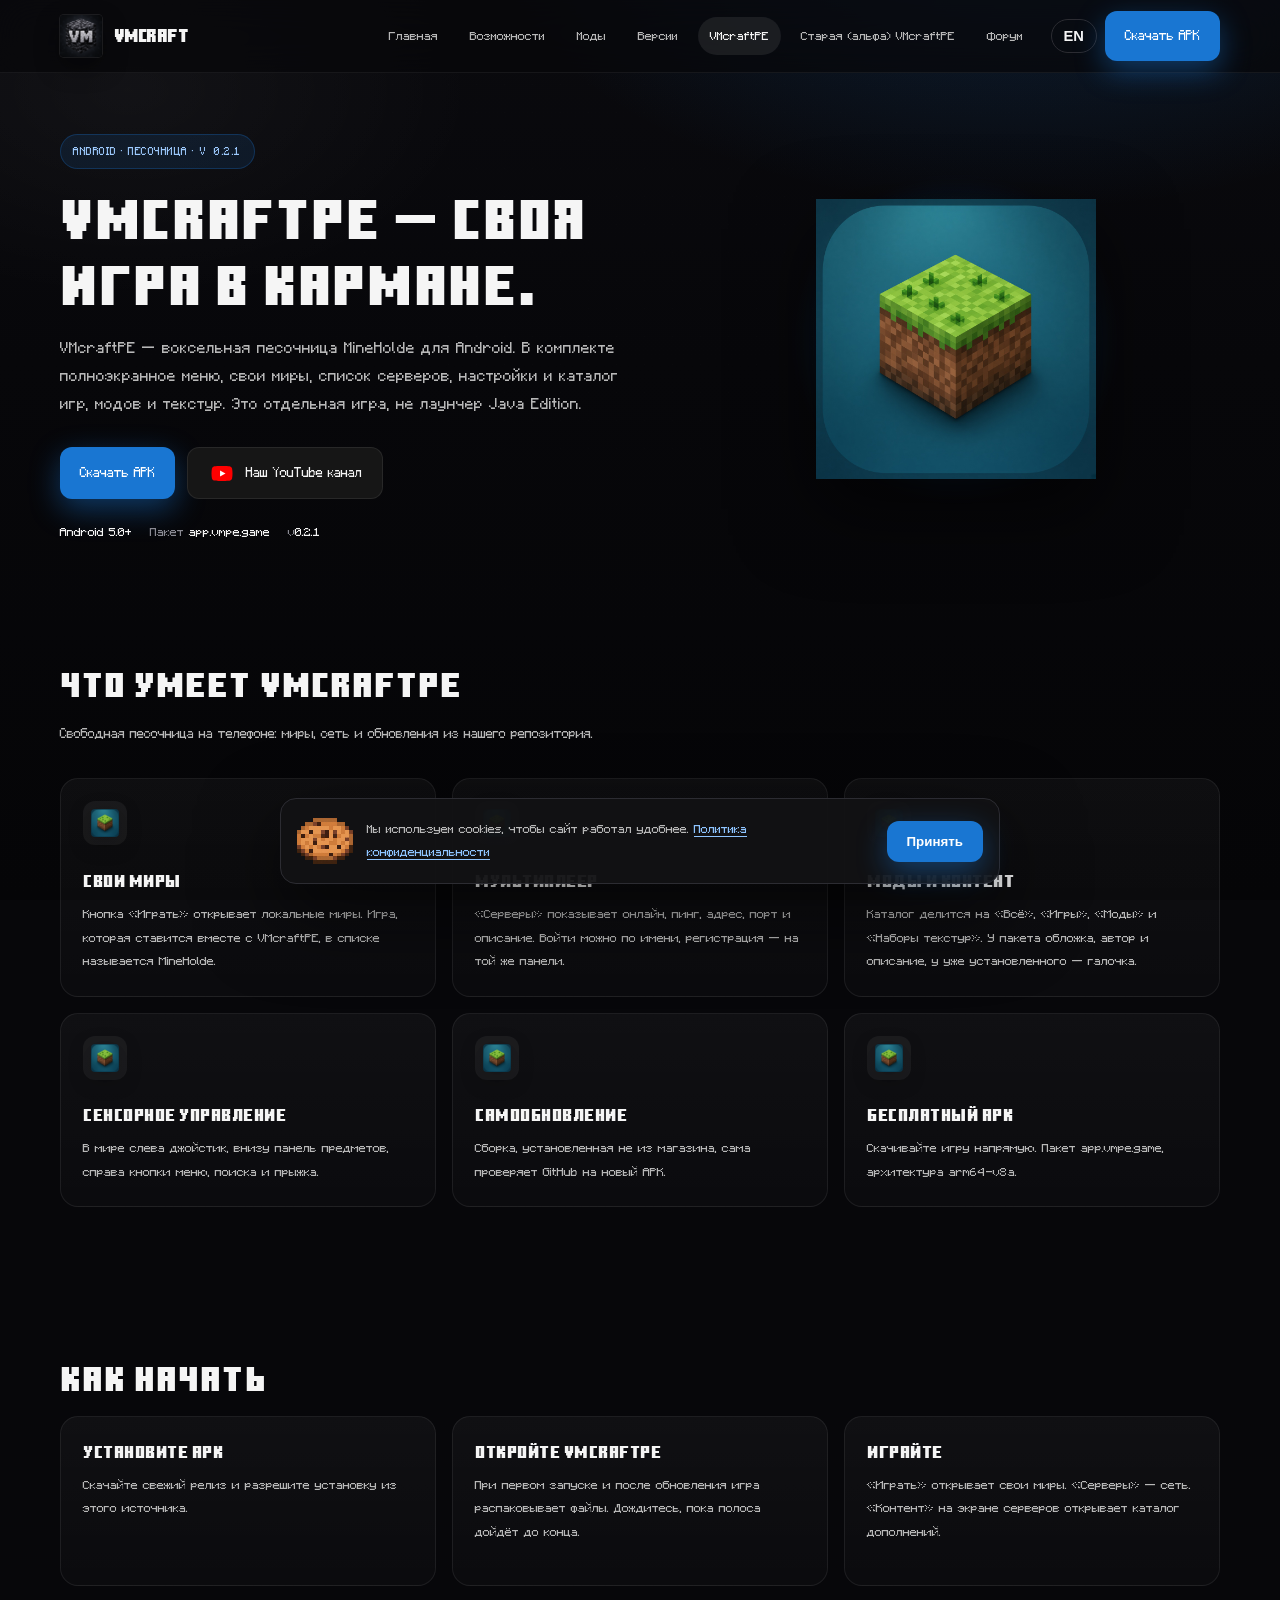
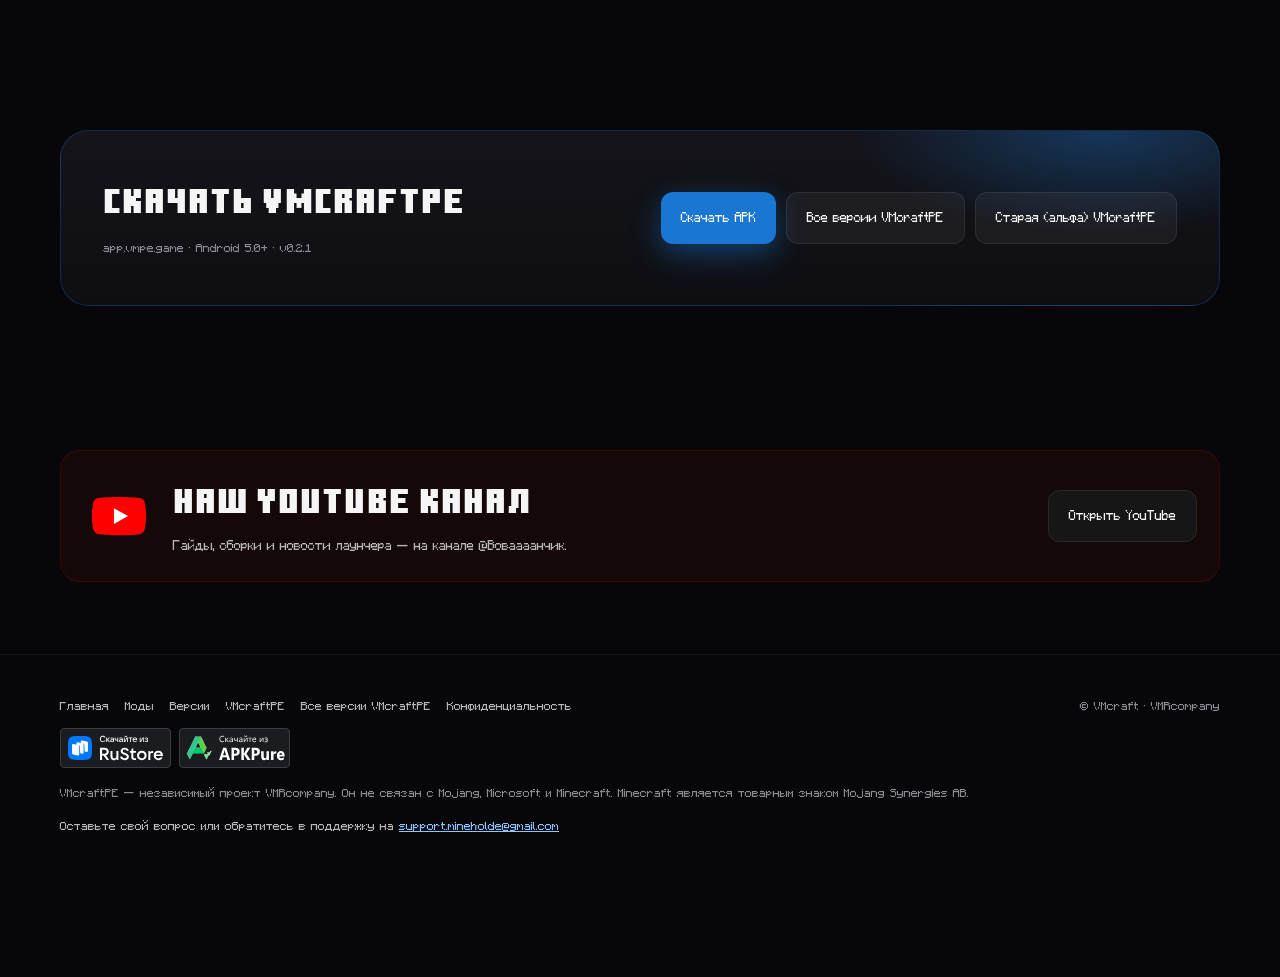
<file: pe.html>
<!DOCTYPE html>
<html lang="ru">
<head>
  <meta charset="UTF-8">
  <meta name="viewport" content="width=device-width, initial-scale=1">
  <title>VMcraftPE — воксельная песочница для Android</title>
  <meta name="description" content="Скачайте VMcraftPE: своя игра на Android. Миры, мультиплеер, моды и актуальный APK.">
  <link rel="canonical" href="https://vmcraft.mineholde.pro/pe.html">
  <meta name="theme-color" content="#0A0A0E">
  <meta property="og:type" content="website">
  <meta property="og:site_name" content="VMcraft">
  <meta property="og:title" content="VMcraftPE — воксельная песочница для Android">
  <meta property="og:description" content="Своя игра на Android. Миры, мультиплеер, моды и скачать APK.">
  <meta property="og:url" content="https://vmcraft.mineholde.pro/pe.html">
  <meta property="og:image" content="https://vmcraft.mineholde.pro/images/pe/icon.png">
  <meta name="twitter:card" content="summary">
  <link rel="icon" href="images/pe/icon.png" type="image/png">
  <link rel="apple-touch-icon" href="images/pe/icon-round.png">
  <link rel="stylesheet" href="css/style.css?v=20261123b">
  <script>
    (function () {
      try {
        if (!localStorage.getItem("vmcraft-cookies-ok")) {
          document.documentElement.classList.add("cookie-pending");
        }
      } catch (e) {}
    })();
  </script>
  <script type="application/ld+json">
  {"@context":"https://schema.org","@type":"SoftwareApplication","name":"VMcraftPE","applicationCategory":"GameApplication","operatingSystem":"Android","url":"https://vmcraft.mineholde.pro/pe.html","description":"Voxel sandbox game for Android","offers":{"@type":"Offer","price":"0","priceCurrency":"USD"}}
  </script>
</head>
<body data-page="pe">
  <div class="bedrock" aria-hidden="true"></div>
  <header class="nav" id="siteNav">
    <div class="wrap nav-inner">
      <div class="nav-left">
        <button class="menu-btn" type="button" id="menuBtn" aria-expanded="false" aria-controls="siteMenu" aria-label="Меню">
          <span></span><span></span><span></span>
        </button>
        <a class="brand" href="index.html">
          <img src="images/icon.png" alt="VMcraft">
          VMcraft
        </a>
      </div>
      <nav class="nav-links" id="siteMenu">
        <a data-nav="home" href="index.html" data-i18n="navHome">Главная</a>
        <a href="index.html#features" data-i18n="navFeat">Возможности</a>
        <a data-nav="mods" href="mods.html" data-i18n="navMods">Моды</a>
        <a data-nav="versions" href="versions.html" data-i18n="navVersions">Версии</a>
        <a data-nav="pe" href="pe.html" data-i18n="navPe">VMcraftPE</a>
        <a data-nav="alpha" href="old-pe/" data-i18n="navAlpha">Старая (альфа) VMcraftPE</a>
        <a data-nav="forum" href="forum/" data-i18n="navForum">Форум</a>
      </nav>
      <div class="nav-actions">
        <button class="lang" type="button" id="langBtn">EN</button>
        <a class="btn btn-play" data-apk-pe href="https://github.com/VMRcompany/VMcraftPE/releases/download/v5180009/VMcraftPE.apk" data-i18n="play">Скачать APK</a>
      </div>
    </div>
  </header>

  <main id="top">
    <section class="wrap hero">
      <div>
        <div class="kicker"><span data-i18n="peKicker">Android · песочница · v</span><span data-version-pe>0.2.1</span></div>
        <h1 data-i18n="peH1">VMcraftPE — своя игра в кармане.</h1>
        <p class="lead" data-i18n="peLead">VMcraftPE — воксельная песочница для Android. Стройте миры, играйте по сети и ставьте контент прямо на телефоне. Это отдельная игра, не лаунчер Java Edition.</p>
        <div class="cta-row">
          <a class="btn btn-play" data-apk-pe href="https://github.com/VMRcompany/VMcraftPE/releases/download/v5180009/VMcraftPE.apk" data-i18n="play">Скачать APK</a>
          <a class="btn btn-yt" href="https://www.youtube.com/@Воваааанчик" rel="noopener" target="_blank">
            <img src="images/youtube.svg" alt="">
            <span data-i18n="yt">Наш YouTube канал</span>
          </a>
        </div>
        <div class="meta">
          <span><b data-i18n="peAndroid">Android 5.0+</b></span>
          <span><span data-i18n="pkg">Пакет</span> <b>app.vmpe.game</b></span>
          <span>v<b data-version-pe>0.2.1</b></span>
        </div>
      </div>
      <div class="stage pe-stage">
        <div class="glow"></div>
        <img class="cube pe-logo" src="images/pe/icon.png" alt="Иконка VMcraftPE — блок травы">
      </div>
    </section>

    <section class="wrap section" id="features">
      <h2 data-i18n="peFeatTitle">Что умеет VMcraftPE</h2>
      <p class="sub" data-i18n="peFeatSub">Свободная песочница на телефоне: миры, сеть и обновления из нашего репозитория.</p>
      <div class="grid">
        <article class="card">
          <img src="images/pe/icon.png" alt="">
          <h3 data-i18n="peF1t">Свои миры</h3>
          <p data-i18n="peF1d">Стройте и исследуйте воксельные миры на смартфоне или планшете.</p>
        </article>
        <article class="card">
          <img src="images/pe/icon.png" alt="">
          <h3 data-i18n="peF2t">Мультиплеер</h3>
          <p data-i18n="peF2d">Заходите на серверы по сети — протокол и нативные библиотеки игры сохранены.</p>
        </article>
        <article class="card">
          <img src="images/pe/icon.png" alt="">
          <h3 data-i18n="peF3t">Моды и контент</h3>
          <p data-i18n="peF3d">Подключайте дополнительные игры, моды и текстуры из каталога в приложении.</p>
        </article>
        <article class="card">
          <img src="images/pe/icon.png" alt="">
          <h3 data-i18n="peF4t">Сенсорное управление</h3>
          <p data-i18n="peF4d">Кнопки, прыжок, чат и камера рассчитаны на управление пальцами.</p>
        </article>
        <article class="card">
          <img src="images/pe/icon.png" alt="">
          <h3 data-i18n="peF5t">Самообновление</h3>
          <p data-i18n="peF5d">Сборка, установленная не из магазина, сама проверяет GitHub на новый APK.</p>
        </article>
        <article class="card">
          <img src="images/pe/icon.png" alt="">
          <h3 data-i18n="peF6t">Бесплатный APK</h3>
          <p data-i18n="peF6d">Скачивайте игру напрямую. Пакет app.vmpe.game, архитектура arm64-v8a.</p>
        </article>
      </div>
    </section>

    <section class="wrap section">
      <h2 data-i18n="peHowTitle">Как начать</h2>
      <div class="steps">
        <article class="card">
          <h3 data-i18n="peS1t">Установите APK</h3>
          <p data-i18n="peS1d">Скачайте свежий релиз и разрешите установку из этого источника.</p>
        </article>
        <article class="card">
          <h3 data-i18n="peS2t">Откройте VMcraftPE</h3>
          <p data-i18n="peS2d">Дождитесь распаковки данных — это занимает меньше минуты.</p>
        </article>
        <article class="card">
          <h3 data-i18n="peS3t">Играйте</h3>
          <p data-i18n="peS3d">Создайте мир или зайдите на сервер. Дальше всё в ваших руках.</p>
        </article>
      </div>
    </section>

    <section class="wrap section">
      <div class="download">
        <div>
          <h2 data-i18n="peDlTitle">Скачать VMcraftPE</h2>
          <p class="pkg">app.vmpe.game · <span data-i18n="peAndroid">Android 5.0+</span> · v<span data-version-pe>0.2.1</span></p>
        </div>
        <div class="dl-actions">
          <a class="btn btn-play" data-apk-pe href="https://github.com/VMRcompany/VMcraftPE/releases/download/v5180009/VMcraftPE.apk" data-i18n="play">Скачать APK</a>
          <a class="btn btn-ghost" href="pe-versions.html" data-i18n="peAllVersions">Все версии VMcraftPE</a>
          <a class="btn btn-ghost" href="old-pe/">Старая (альфа) VMcraftPE</a>
        </div>
      </div>
    </section>

    <section class="wrap section" id="youtube">
      <div class="yt-block">
        <img class="icon-lg" src="images/youtube.svg" alt="YouTube">
        <div>
          <h2 style="margin:0" data-i18n="ytTitle">Наш YouTube канал</h2>
          <p data-i18n="ytSub">Гайды, сборки и новости лаунчера — на канале @Воваааанчик.</p>
        </div>
        <a class="btn btn-yt" href="https://www.youtube.com/@Воваааанчик" rel="noopener" target="_blank" data-i18n="ytBtn">Открыть YouTube</a>
      </div>
    </section>
  </main>

  <footer>
    <div class="wrap foot">
      <div>
        <div class="foot-nav">
          <a href="index.html" data-i18n="navHome">Главная</a>
          <a href="mods.html" data-i18n="navMods">Моды</a>
          <a href="versions.html" data-i18n="navVersions">Версии</a>
          <a href="pe.html" data-i18n="navPe">VMcraftPE</a>
          <a href="pe-versions.html" data-i18n="peAllVersions">Все версии VMcraftPE</a>
          <a href="privacy.html" data-i18n="navPrivacy">Конфиденциальность</a>
        </div>
        <div class="store-badges">
          <a href="https://www.rustore.ru/catalog/app/app.vmcraft.pro?utm_source=available_in_rustore&amp;utm_medium=app.vmcraft.pro&amp;rsm=1&amp;mt_link_id=iios36&amp;mt_sub1=app.vmcraft.pro" target="_blank" rel="noopener">
            <img src="images/rustore-badge.svg" width="111" height="40" alt="Доступно в RuStore">
          </a>
          <a href="https://apkpure.com/p/app.vmcraft.pro" target="_blank" rel="noopener">
            <img src="images/apkpure-badge.svg?v=20261008e" width="111" height="40" alt="Скачайте из APKPure">
          </a>
        </div>
        <div class="legal" data-i18n="peLegal">VMcraftPE — независимый проект VMRcompany. Он не связан с Mojang, Microsoft и Minecraft. Minecraft является товарным знаком Mojang Synergies AB.</div>
        <div class="foot-support" data-i18n="footSupport">Оставьте свой вопрос или обратитесь в поддержку на support.mineholde@gmail.com</div>
      </div>
      <div data-i18n="copy">© VMcraft · VMRcompany</div>
    </div>
  </footer>
  <aside class="cookie-banner" id="cookieBanner">
    <img src="images/cookie.png" width="56" height="56" alt="">
    <p>
      <span data-i18n="cookieText">Мы используем cookies, чтобы сайт работал удобнее.</span>
      <a class="cookie-link" href="privacy.html" data-i18n="cookiePolicy">Политика конфиденциальности</a>
    </p>
    <button type="button" class="btn btn-play" id="cookieAccept" data-i18n="cookieAccept">Принять</button>
  </aside>
  <script src="js/app.js?v=20261123e"></script>
  <script src="js/cookie.js?v=20261020c"></script>
</body>
</html>
</file>
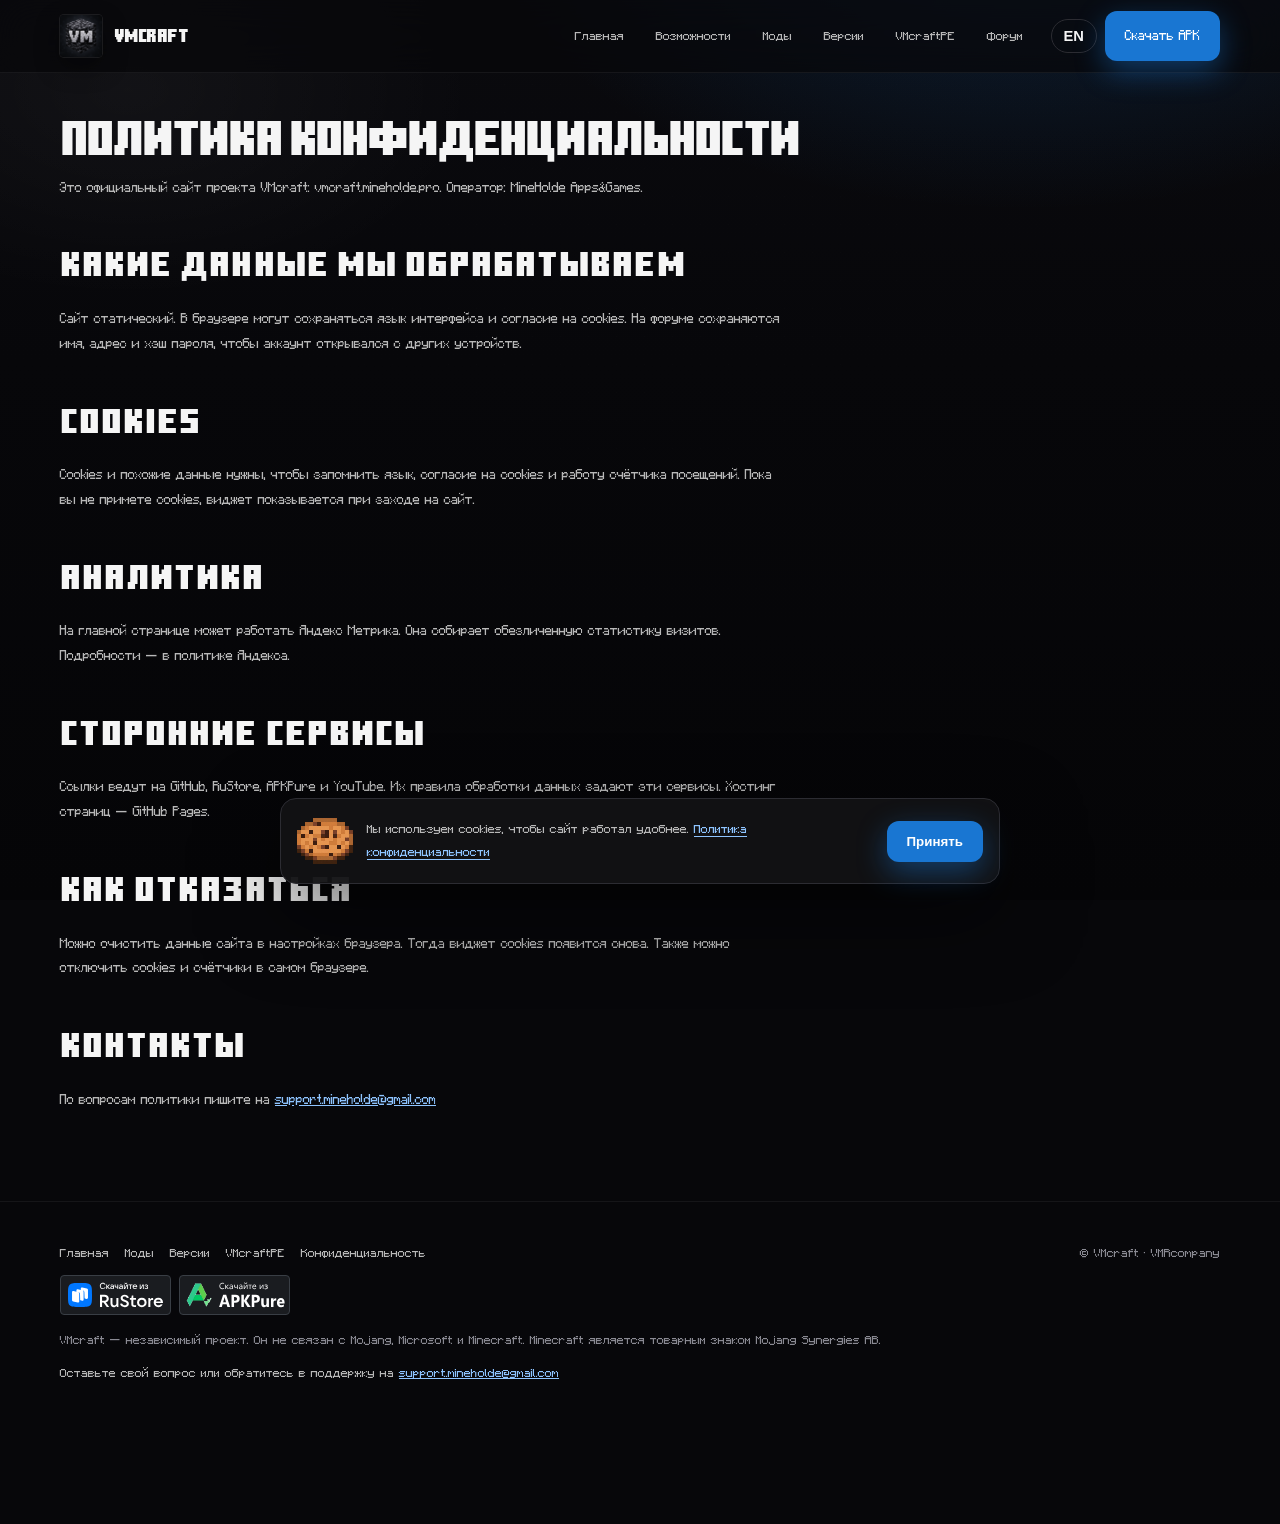
<file: privacy.html>
<!DOCTYPE html>
<html lang="ru">
<head>
  <meta charset="UTF-8">
  <meta name="viewport" content="width=device-width, initial-scale=1">
  <title>Политика конфиденциальности — VMcraft</title>
  <meta name="description" content="Политика конфиденциальности сайта VMcraft: cookies, аналитика и обработка данных.">
  <link rel="canonical" href="https://vmcraft.mineholde.pro/privacy.html">
  <meta name="theme-color" content="#0A0A0E">
  <meta property="og:type" content="website">
  <meta property="og:site_name" content="VMcraft">
  <meta property="og:title" content="Политика конфиденциальности — VMcraft">
  <meta property="og:description" content="Cookies, аналитика и обработка данных на сайте VMcraft.">
  <meta property="og:url" content="https://vmcraft.mineholde.pro/privacy.html">
  <meta property="og:image" content="https://vmcraft.mineholde.pro/images/icon.png">
  <meta name="twitter:card" content="summary">
  <link rel="icon" href="images/icon.png" type="image/png">
  <link rel="apple-touch-icon" href="images/icon-round.png">
  <link rel="stylesheet" href="css/style.css?v=20261123b">
  <script>
    (function () {
      try {
        if (!localStorage.getItem("vmcraft-cookies-ok")) {
          document.documentElement.classList.add("cookie-pending");
        }
      } catch (e) {}
    })();
  </script>
</head>
<body data-page="privacy">
  <div class="bedrock" aria-hidden="true"></div>
  <header class="nav" id="siteNav">
    <div class="wrap nav-inner">
      <div class="nav-left">
        <button class="menu-btn" type="button" id="menuBtn" aria-expanded="false" aria-controls="siteMenu" aria-label="Меню">
          <span></span><span></span><span></span>
        </button>
        <a class="brand" href="index.html"><img src="images/icon.png" alt="VMcraft"> VMcraft</a>
      </div>
      <nav class="nav-links" id="siteMenu">
        <a data-nav="home" href="index.html" data-i18n="navHome">Главная</a>
        <a href="index.html#features" data-i18n="navFeat">Возможности</a>
        <a data-nav="mods" href="mods.html" data-i18n="navMods">Моды</a>
        <a data-nav="versions" href="versions.html" data-i18n="navVersions">Версии</a>
        <a data-nav="pe" href="pe.html" data-i18n="navPe">VMcraftPE</a>
        <a data-nav="forum" href="forum/" data-i18n="navForum">Форум</a>
      </nav>
      <div class="nav-actions">
        <button class="lang" type="button" id="langBtn">EN</button>
        <a class="btn btn-play" data-apk href="https://github.com/VMRcompany/vmcraft-updates/releases/download/0.1.40/VMcraft-0.1.40-release.apk" data-i18n="play">Скачать APK</a>
      </div>
    </div>
  </header>
  <main class="wrap section versions-page policy-page">
    <h1 data-i18n="privacyTitle">Политика конфиденциальности</h1>
    <p class="sub" data-i18n="privacyUpdated">Это официальный сайт проекта VMcraft: vmcraft.mineholde.pro. Оператор: MineHolde Apps&Games.</p>
    <h2 data-i18n="privacyH1">Какие данные мы обрабатываем</h2>
    <p data-i18n="privacyP1">Сайт статический. В браузере могут сохраняться язык интерфейса и согласие на cookies. На форуме сохраняются имя, адрес и хэш пароля, чтобы аккаунт открывался с других устройств.</p>
    <h2 data-i18n="privacyH2">Cookies</h2>
    <p data-i18n="privacyP2">Cookies и похожие данные нужны, чтобы запомнить язык, согласие на cookies и работу счётчика посещений. Пока вы не примете cookies, виджет показывается при заходе на сайт.</p>
    <h2 data-i18n="privacyH3">Аналитика</h2>
    <p data-i18n="privacyP3">На главной странице может работать Яндекс Метрика. Она собирает обезличенную статистику визитов. Подробности — в политике Яндекса.</p>
    <h2 data-i18n="privacyH4">Сторонние сервисы</h2>
    <p data-i18n="privacyP4">Ссылки ведут на GitHub, RuStore, APKPure и YouTube. Их правила обработки данных задают эти сервисы. Хостинг страниц — GitHub Pages.</p>
    <h2 data-i18n="privacyH5">Как отказаться</h2>
    <p data-i18n="privacyP5">Можно очистить данные сайта в настройках браузера. Тогда виджет cookies появится снова. Также можно отключить cookies и счётчики в самом браузере.</p>
    <h2 data-i18n="privacyH6">Контакты</h2>
    <p data-i18n="privacyP6">По вопросам политики пишите на support.mineholde@gmail.com</p>
  </main>
  <footer>
    <div class="wrap foot">
      <div>
        <div class="foot-nav">
          <a href="index.html" data-i18n="navHome">Главная</a>
          <a href="mods.html" data-i18n="navMods">Моды</a>
          <a href="versions.html" data-i18n="navVersions">Версии</a>
          <a href="pe.html" data-i18n="navPe">VMcraftPE</a>
          <a href="privacy.html" data-i18n="navPrivacy">Конфиденциальность</a>
        </div>
        <div class="store-badges">
          <a href="https://www.rustore.ru/catalog/app/app.vmcraft.pro?utm_source=available_in_rustore&amp;utm_medium=app.vmcraft.pro&amp;rsm=1&amp;mt_link_id=iios36&amp;mt_sub1=app.vmcraft.pro" target="_blank" rel="noopener">
            <img src="images/rustore-badge.svg" width="111" height="40" alt="Доступно в RuStore">
          </a>
          <a href="https://apkpure.com/p/app.vmcraft.pro" target="_blank" rel="noopener">
            <img src="images/apkpure-badge.svg?v=20261008e" width="111" height="40" alt="Скачайте из APKPure">
          </a>
        </div>
        <div class="legal" data-i18n="legal">VMcraft — независимый проект. Он не связан с Mojang, Microsoft и Minecraft. Minecraft является товарным знаком Mojang Synergies AB.</div>
        <div class="foot-support" data-i18n="footSupport">Оставьте свой вопрос или обратитесь в поддержку на support.mineholde@gmail.com</div>
      </div>
      <div data-i18n="copy">© VMcraft · VMRcompany</div>
    </div>
  </footer>
  <aside class="cookie-banner" id="cookieBanner">
    <img src="images/cookie.png" width="56" height="56" alt="">
    <p>
      <span data-i18n="cookieText">Мы используем cookies, чтобы сайт работал удобнее.</span>
      <a class="cookie-link" href="privacy.html" data-i18n="cookiePolicy">Политика конфиденциальности</a>
    </p>
    <button type="button" class="btn btn-play" id="cookieAccept" data-i18n="cookieAccept">Принять</button>
  </aside>
  <script src="js/app.js?v=20261123e"></script>
  <script src="js/cookie.js?v=20261020c"></script>
</body>
</html>
</file>
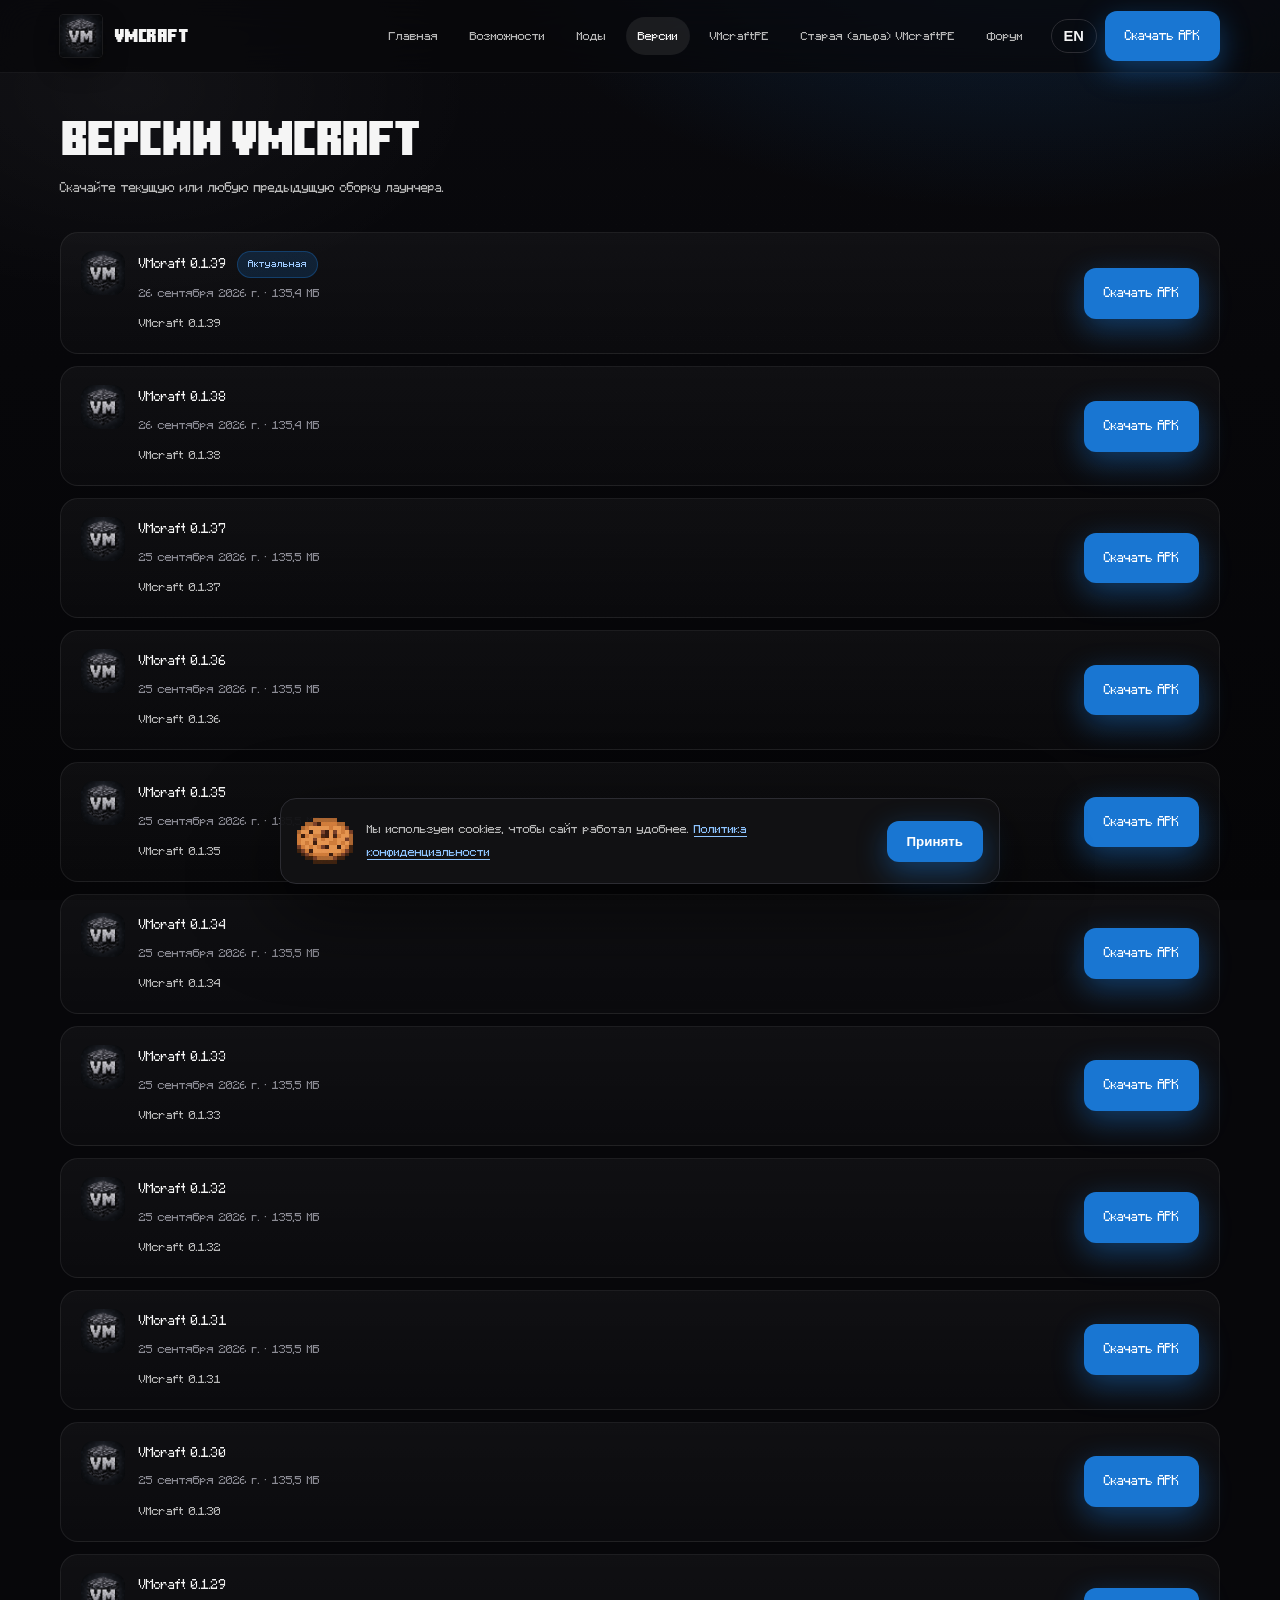
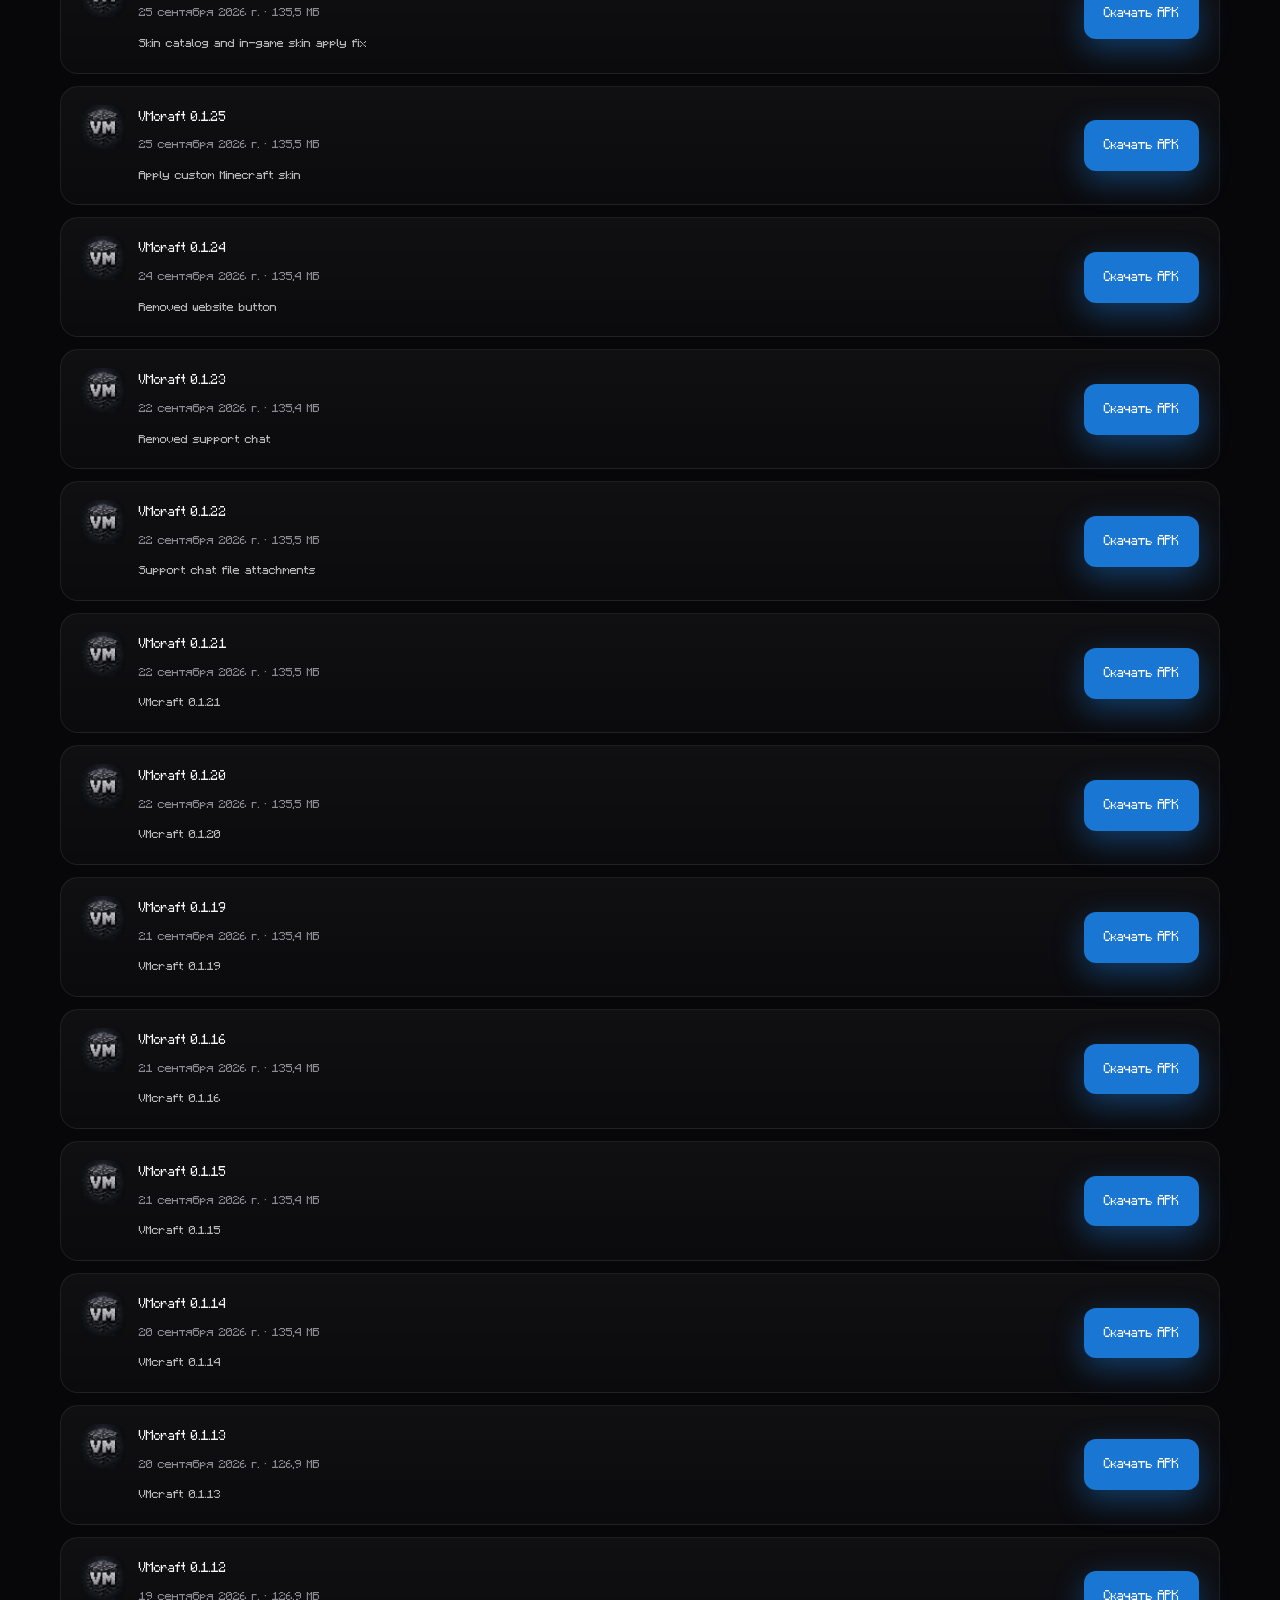
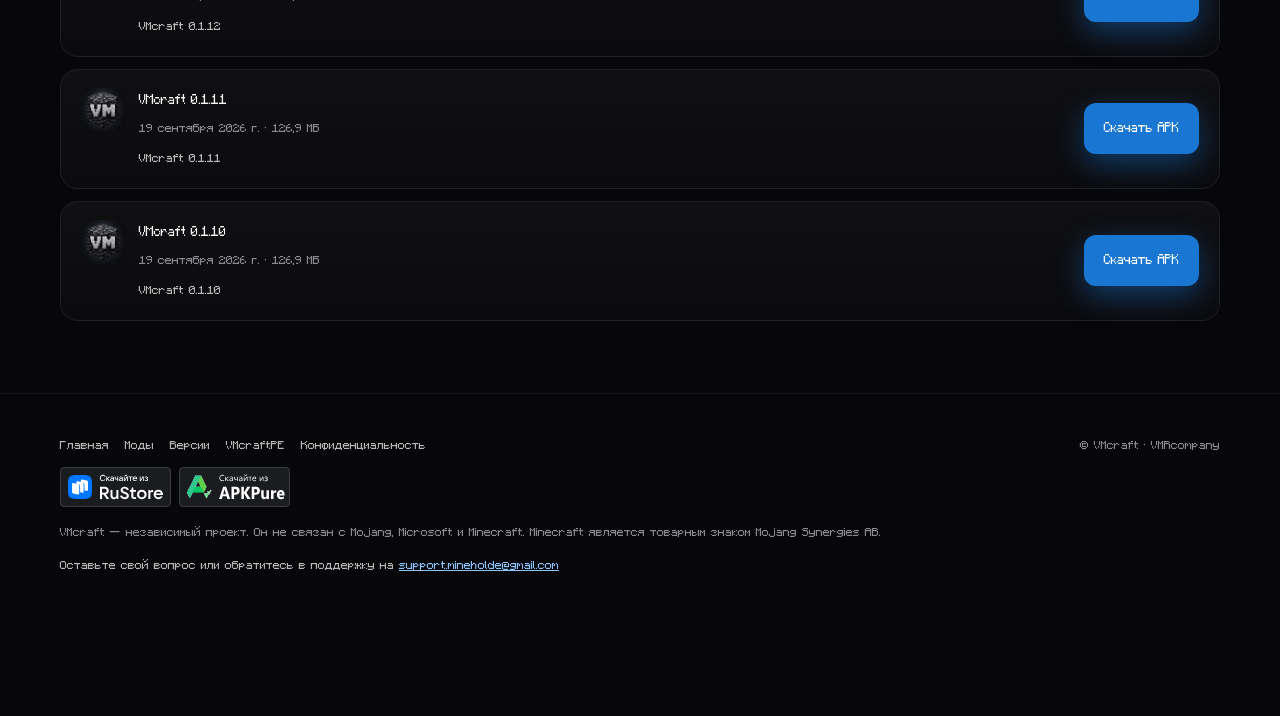
<file: versions.html>
<!DOCTYPE html>
<html lang="ru">
<head>
  <meta charset="UTF-8">
  <meta name="viewport" content="width=device-width, initial-scale=1">
  <title>Скачать VMcraft — все версии APK</title>
  <meta name="description" content="Все версии лаунчера VMcraft для Android. Скачайте актуальную или предыдущую сборку APK.">
  <link rel="canonical" href="https://vmcraft.mineholde.pro/versions.html">
  <meta name="theme-color" content="#0A0A0E">
  <meta property="og:type" content="website">
  <meta property="og:site_name" content="VMcraft">
  <meta property="og:title" content="Скачать VMcraft — все версии APK">
  <meta property="og:description" content="Все версии лаунчера VMcraft для Android.">
  <meta property="og:url" content="https://vmcraft.mineholde.pro/versions.html">
  <meta property="og:image" content="https://vmcraft.mineholde.pro/images/icon.png">
  <meta name="twitter:card" content="summary">
  <link rel="icon" href="images/icon.png" type="image/png">
  <link rel="apple-touch-icon" href="images/icon-round.png">
  <meta http-equiv="Cache-Control" content="no-cache, no-store, must-revalidate">
  <link rel="stylesheet" href="css/style.css?v=20261123b">
  <script>
    (function () {
      try {
        if (!localStorage.getItem("vmcraft-cookies-ok")) {
          document.documentElement.classList.add("cookie-pending");
        }
      } catch (e) {}
    })();
  </script>
</head>
<body data-page="versions">
  <div class="bedrock" aria-hidden="true"></div>
  <header class="nav" id="siteNav">
    <div class="wrap nav-inner">
      <div class="nav-left">
        <button class="menu-btn" type="button" id="menuBtn" aria-expanded="false" aria-controls="siteMenu" aria-label="Меню">
          <span></span><span></span><span></span>
        </button>
        <a class="brand" href="index.html">
          <img src="images/icon.png" alt="VMcraft">
          VMcraft
        </a>
      </div>
      <nav class="nav-links" id="siteMenu">
        <a data-nav="home" href="index.html" data-i18n="navHome">Главная</a>
        <a href="index.html#features" data-i18n="navFeat">Возможности</a>
        <a data-nav="mods" href="mods.html" data-i18n="navMods">Моды</a>
        <a data-nav="versions" href="versions.html" data-i18n="navVersions">Версии</a>
        <a data-nav="pe" href="pe.html" data-i18n="navPe">VMcraftPE</a>
        <a data-nav="alpha" href="old-pe/" data-i18n="navAlpha">Старая (альфа) VMcraftPE</a>
        <a data-nav="forum" href="forum/" data-i18n="navForum">Форум</a>
      </nav>
      <div class="nav-actions">
        <button class="lang" type="button" id="langBtn">EN</button>
        <a class="btn btn-play" data-apk href="https://github.com/VMRcompany/vmcraft-updates/releases/download/0.1.40/VMcraft-0.1.40-release.apk" data-i18n="play">Скачать APK</a>
      </div>
    </div>
  </header>

  <main class="wrap section versions-page">
    <h1 data-i18n="verTitle">Версии VMcraft</h1>
    <p class="sub" data-i18n="verSub">Скачайте текущую или любую предыдущую сборку лаунчера.</p>
    <div id="versionList" class="version-list" aria-live="polite">
      <article class="ver-row">
        <div class="ver-main">
          <img src="images/icon.png" alt="">
          <div>
            <div class="ver-title"><strong>VMcraft 0.1.40</strong><span class="ver-badge">Актуальная</span></div>
            <div class="ver-meta">20 сентября 2026 · 135,4 МБ</div>
          </div>
        </div>
        <a class="btn btn-play" href="https://github.com/VMRcompany/vmcraft-updates/releases/download/0.1.40/VMcraft-0.1.40-release.apk">Скачать APK</a>
      </article>
      <article class="ver-row">
        <div class="ver-main">
          <img src="images/icon.png" alt="">
          <div>
            <div class="ver-title"><strong>VMcraft 0.1.13</strong></div>
            <div class="ver-meta">20 сентября 2026 · 126,9 МБ</div>
          </div>
        </div>
        <a class="btn btn-play" href="https://github.com/VMRcompany/vmcraft-updates/releases/download/0.1.13/VMcraft-0.1.13-release.apk">Скачать APK</a>
      </article>
      <article class="ver-row">
        <div class="ver-main">
          <img src="images/icon.png" alt="">
          <div>
            <div class="ver-title"><strong>VMcraft 0.1.12</strong></div>
            <div class="ver-meta">19 сентября 2026 · 126,9 МБ</div>
          </div>
        </div>
        <a class="btn btn-play" href="https://github.com/VMRcompany/vmcraft-updates/releases/download/0.1.12/VMcraft-0.1.12-release.apk">Скачать APK</a>
      </article>
      <article class="ver-row">
        <div class="ver-main">
          <img src="images/icon.png" alt="">
          <div>
            <div class="ver-title"><strong>VMcraft 0.1.11</strong></div>
            <div class="ver-meta">19 сентября 2026 · 126,9 МБ</div>
          </div>
        </div>
        <a class="btn btn-play" href="https://github.com/VMRcompany/vmcraft-updates/releases/download/0.1.11/VMcraft-0.1.11-release.apk">Скачать APK</a>
      </article>
      <article class="ver-row">
        <div class="ver-main">
          <img src="images/icon.png" alt="">
          <div>
            <div class="ver-title"><strong>VMcraft 0.1.10</strong></div>
            <div class="ver-meta">19 сентября 2026 · 126,9 МБ</div>
          </div>
        </div>
        <a class="btn btn-play" href="https://github.com/VMRcompany/vmcraft-updates/releases/download/0.1.10/VMcraft-0.1.10-release.apk">Скачать APK</a>
      </article>
    </div>
  </main>

  <footer>
    <div class="wrap foot">
      <div>
        <div class="foot-nav">
          <a href="index.html" data-i18n="navHome">Главная</a>
          <a href="mods.html" data-i18n="navMods">Моды</a>
          <a href="versions.html" data-i18n="navVersions">Версии</a>
          <a href="pe.html" data-i18n="navPe">VMcraftPE</a>
          <a href="privacy.html" data-i18n="navPrivacy">Конфиденциальность</a>
        </div>
        <div class="store-badges">
          <a href="https://www.rustore.ru/catalog/app/app.vmcraft.pro?utm_source=available_in_rustore&amp;utm_medium=app.vmcraft.pro&amp;rsm=1&amp;mt_link_id=iios36&amp;mt_sub1=app.vmcraft.pro" target="_blank" rel="noopener">
            <img src="images/rustore-badge.svg" width="111" height="40" alt="Доступно в RuStore">
          </a>
          <a href="https://apkpure.com/p/app.vmcraft.pro" target="_blank" rel="noopener">
            <img src="images/apkpure-badge.svg?v=20261008e" width="111" height="40" alt="Скачайте из APKPure">
          </a>
        </div>
        <div class="legal" data-i18n="legal">VMcraft — независимый проект. Он не связан с Mojang, Microsoft и Minecraft. Minecraft является товарным знаком Mojang Synergies AB.</div>
        <div class="foot-support" data-i18n="footSupport">Оставьте свой вопрос или обратитесь в поддержку на support.mineholde@gmail.com</div>
      </div>
      <div data-i18n="copy">© VMcraft · VMRcompany</div>
    </div>
  </footer>
  <aside class="cookie-banner" id="cookieBanner">
    <img src="images/cookie.png" width="56" height="56" alt="">
    <p>
      <span data-i18n="cookieText">Мы используем cookies, чтобы сайт работал удобнее.</span>
      <a class="cookie-link" href="privacy.html" data-i18n="cookiePolicy">Политика конфиденциальности</a>
    </p>
    <button type="button" class="btn btn-play" id="cookieAccept" data-i18n="cookieAccept">Принять</button>
  </aside>
  <script src="js/app.js?v=20261123e"></script>
  <script src="js/cookie.js?v=20261020c"></script>
  <script src="js/versions.js?v=20260929a"></script>
</body>
</html>
</file>
<file: css/style.css>
@font-face {
  font-family: "Mojangels Big";
  src: url("../fonts/MojangelsBig.woff2") format("woff2");
  font-weight: 400 800;
  font-style: normal;
  font-display: swap;
}
@font-face {
  font-family: "Mojangels Mini";
  src: url("../fonts/MojangelsMini.woff2") format("woff2");
  font-weight: 400 800;
  font-style: normal;
  font-display: swap;
}

:root {
  --bg: #07070a;
  --bg-elev: #121214;
  --surface: #181818;
  --surface-2: #222226;
  --line: #2c2c32;
  --text: #f5f5f5;
  --muted: #b8b8b8;
  --faint: #8a8a93;
  --accent: #1976d2;
  --accent-deep: #1565c0;
  --accent-glow: rgba(25, 118, 210, 0.45);
  --yt: #ff0000;
  --radius: 18px;
  --shadow: 0 30px 80px rgba(0, 0, 0, 0.55);
  --font: "Mojangels Mini", "Segoe UI", system-ui, sans-serif;
  --font-display: "Mojangels Big", "Mojangels Mini", "Segoe UI", sans-serif;
}

* { box-sizing: border-box; }
html { scroll-behavior: smooth; }
body {
  margin: 0;
  font-family: var(--font);
  background: var(--bg);
  color: var(--text);
  line-height: 1.55;
  overflow-x: hidden;
  -webkit-font-smoothing: none;
}

h1, h2, h3, .brand {
  font-family: var(--font-display);
  letter-spacing: 0.03em;
}

body::before {
  content: "";
  position: fixed;
  inset: 0;
  pointer-events: none;
  z-index: -2;
  background:
    radial-gradient(900px 500px at 80% -10%, rgba(25, 118, 210, 0.22), transparent 60%),
    radial-gradient(700px 420px at 10% 10%, rgba(255, 255, 255, 0.04), transparent 50%),
    linear-gradient(180deg, #0a0a0e 0%, #07070a 40%, #050507 100%);
}

.bedrock {
  position: fixed;
  inset: 0;
  z-index: -1;
  opacity: 0.18;
  background-image:
    linear-gradient(rgba(255,255,255,.04) 1px, transparent 1px),
    linear-gradient(90deg, rgba(255,255,255,.04) 1px, transparent 1px);
  background-size: 28px 28px;
  mask-image: radial-gradient(circle at 50% 20%, #000 20%, transparent 75%);
}

.home-bg {
  position: fixed;
  inset: 0;
  z-index: -2;
  overflow: hidden;
  pointer-events: none;
}

.home-bg-video {
  width: 100%;
  height: 100%;
  object-fit: cover;
}

.home-bg::after {
  content: "";
  position: absolute;
  inset: 0;
  background:
    linear-gradient(180deg, rgba(7, 7, 10, 0.38) 0%, rgba(7, 7, 10, 0.52) 45%, rgba(7, 7, 10, 0.82) 100%),
    radial-gradient(ellipse at 50% 30%, transparent 35%, rgba(7, 7, 10, 0.4) 100%);
}

.home-live::before {
  display: none;
}

.home-live .bedrock {
  opacity: 0.08;
}

.home-live h1,
.home-live .lead {
  text-shadow: 0 2px 22px rgba(0, 0, 0, 0.65);
}

a { color: inherit; }

.wrap {
  width: min(1160px, calc(100% - 32px));
  margin: 0 auto;
}

.nav {
  position: sticky;
  top: 0;
  z-index: 40;
  backdrop-filter: blur(18px);
  background: rgba(7, 7, 10, 0.72);
  border-bottom: 1px solid rgba(255,255,255,.06);
}

.nav-inner {
  display: flex;
  align-items: center;
  gap: 16px;
  min-height: 72px;
}

.nav-left {
  display: flex;
  align-items: center;
  gap: 4px;
  flex-shrink: 0;
}

.menu-btn {
  display: none;
  width: 40px;
  height: 40px;
  padding: 0;
  border: 0;
  border-radius: 10px;
  background: transparent;
  flex-direction: column;
  align-items: center;
  justify-content: center;
  gap: 5px;
  cursor: pointer;
}

.menu-btn span {
  display: block;
  width: 18px;
  height: 2px;
  background: #fff;
  border-radius: 2px;
  transition: transform .2s ease, opacity .2s ease;
}

.nav.is-open .menu-btn span:nth-child(1) {
  transform: translateY(7px) rotate(45deg);
}

.nav.is-open .menu-btn span:nth-child(2) {
  opacity: 0;
}

.nav.is-open .menu-btn span:nth-child(3) {
  transform: translateY(-7px) rotate(-45deg);
}

.nav-actions {
  display: flex;
  align-items: center;
  gap: 8px;
  flex-shrink: 0;
}

.brand {
  display: flex;
  align-items: center;
  gap: 12px;
  text-decoration: none;
  font-weight: 800;
  letter-spacing: -0.03em;
  font-size: 1.15rem;
}

.brand img {
  width: 42px;
  height: 42px;
  border-radius: 1mm;
  box-shadow: 0 0 0 1px rgba(255,255,255,.08), 0 10px 24px rgba(0,0,0,.4);
}

.nav-links {
  display: flex;
  align-items: center;
  gap: 8px;
  flex-wrap: wrap;
  justify-content: flex-end;
  margin-left: auto;
}

.nav-links a, .lang {
  text-decoration: none;
  color: var(--muted);
  font-size: 0.92rem;
  font-weight: 600;
  padding: 8px 12px;
  border-radius: 999px;
}

.nav-links a:hover { color: var(--text); background: rgba(255,255,255,.05); }

.lang {
  border: 1px solid var(--line);
  background: transparent;
  color: var(--text);
  cursor: pointer;
}

.btn {
  display: inline-flex;
  align-items: center;
  justify-content: center;
  gap: 10px;
  text-decoration: none;
  border: 0;
  cursor: pointer;
  font-weight: 800;
  border-radius: 12px;
  padding: 13px 20px;
  transition: transform .15s ease, background .15s ease, box-shadow .15s ease;
}

.btn:hover { transform: translateY(-1px); }
.btn:active { transform: translateY(0); }

.btn-play {
  background: var(--accent);
  color: #fff;
  box-shadow: 0 10px 30px var(--accent-glow);
}
.btn-play:hover { background: var(--accent-deep); }

.btn-ghost {
  background: rgba(255,255,255,.05);
  color: var(--text);
  border: 1px solid rgba(255,255,255,.08);
}

.btn-yt {
  background: #161616;
  border: 1px solid rgba(255,255,255,.08);
}
.btn-yt img { width: 28px; height: 21px; }

.hero {
  display: grid;
  grid-template-columns: 1.05fr .95fr;
  gap: 48px;
  align-items: center;
  padding: 56px 0 36px;
}

.kicker {
  display: inline-flex;
  align-items: center;
  gap: 8px;
  color: #9ecbff;
  background: rgba(25, 118, 210, .12);
  border: 1px solid rgba(25, 118, 210, .28);
  border-radius: 999px;
  padding: 6px 12px;
  font-size: 0.82rem;
  font-weight: 700;
  letter-spacing: .04em;
  text-transform: uppercase;
}

h1 {
  margin: 16px 0 12px;
  font-size: clamp(2.1rem, 4.4vw, 3.6rem);
  line-height: 1.18;
}

h1 span { color: #8ec4ff; }

.lead {
  font-size: 1.12rem;
  color: var(--muted);
  max-width: 560px;
}

.cta-row {
  display: flex;
  flex-wrap: wrap;
  gap: 12px;
  margin-top: 28px;
}

.meta {
  display: flex;
  flex-wrap: wrap;
  gap: 18px;
  margin-top: 22px;
  color: var(--faint);
  font-size: 0.9rem;
}

.meta b { color: var(--text); font-weight: 700; }

.stage {
  position: relative;
  min-height: 540px;
}

.pe-stage {
  display: flex;
  align-items: center;
  justify-content: center;
  min-height: 420px;
}

.pe-stage .glow {
  left: 50%;
  top: 50%;
}

.pe-stage .pe-logo,
.pe-stage .cube {
  position: static;
  left: auto;
  top: auto;
  width: min(280px, 72%);
  transform: none;
}

.glow {
  position: absolute;
  width: 340px;
  height: 340px;
  left: 50%;
  top: 46%;
  transform: translate(-50%, -50%);
  background: radial-gradient(circle, var(--accent-glow), transparent 68%);
  filter: blur(8px);
}

.cube {
  position: absolute;
  left: 0;
  top: 12%;
  width: min(300px, 52vw);
  animation: float 6s ease-in-out infinite;
  filter: drop-shadow(0 30px 40px rgba(0,0,0,.6));
  z-index: 2;
}

.phone {
  position: absolute;
  right: 0;
  top: 20px;
  width: 250px;
  background: #101014;
  border: 1px solid rgba(255,255,255,.1);
  border-radius: 28px;
  padding: 12px 10px 14px;
  box-shadow: var(--shadow);
  z-index: 3;
}

.notch {
  width: 86px;
  height: 8px;
  margin: 4px auto 10px;
  background: #000;
  border-radius: 20px;
}

.mock-banner {
  background: rgba(0,0,0,.9);
  color: #fff;
  font-size: 0.72rem;
  line-height: 1.35;
  padding: 10px 12px;
  border-radius: 10px;
  margin-bottom: 10px;
}

.mock-list {
  background: #1b1b1f;
  border-radius: 12px;
  overflow: hidden;
  margin-bottom: 10px;
}

.mock-row {
  display: flex;
  align-items: center;
  gap: 8px;
  padding: 9px 10px;
  font-size: 0.78rem;
  border-bottom: 1px solid rgba(255,255,255,.05);
  color: #ddd;
}
.mock-row:last-child { border-bottom: 0; }
.mock-row img { width: 22px; height: 22px; border-radius: 6px; }
.mock-play {
  width: 100%;
  background: var(--accent);
  color: #fff;
  border: 0;
  border-radius: 12px;
  padding: 11px;
  font-weight: 800;
  font-size: 0.95rem;
  font-family: inherit;
}
.mock-yt {
  display: flex;
  align-items: center;
  gap: 8px;
  margin-top: 10px;
  background: #161616;
  border-radius: 12px;
  padding: 8px 10px;
  font-size: 0.75rem;
  color: #ddd;
}
.mock-yt img { width: 22px; }

@keyframes float {
  0%, 100% { transform: translateY(0); }
  50% { transform: translateY(-12px); }
}

.section { padding: 72px 0; }
.section h2 {
  margin: 0 0 10px;
  font-size: clamp(1.55rem, 2.8vw, 2.2rem);
}
#mods h2 { margin-bottom: 32px; }
.section .sub { color: var(--muted); margin: 0 0 32px; max-width: 640px; }

.grid {
  display: grid;
  grid-template-columns: repeat(3, 1fr);
  gap: 16px;
}

.card {
  background: linear-gradient(180deg, rgba(255,255,255,.04), rgba(255,255,255,.02));
  border: 1px solid rgba(255,255,255,.07);
  border-radius: var(--radius);
  padding: 22px;
  min-height: 170px;
}
.card img {
  width: 44px;
  height: 44px;
  object-fit: contain;
  margin-bottom: 14px;
  padding: 8px;
  border-radius: 12px;
  background: rgba(255,255,255,.05);
  filter: drop-shadow(0 6px 10px rgba(0,0,0,.4));
}
.card h3 { margin: 0 0 8px; font-size: 1.08rem; }
.card p { margin: 0; color: var(--muted); font-size: 0.95rem; }

.pe-stage .pe-shot {
  position: relative;
  z-index: 1;
  width: min(560px, 100%);
  height: auto;
  border-radius: 16px;
  border: 1px solid rgba(255,255,255,.12);
  box-shadow: 0 18px 50px rgba(0,0,0,.45);
}

.shot-grid {
  display: grid;
  grid-template-columns: 1fr 1fr;
  gap: 18px;
}
.shot {
  margin: 0;
  background: linear-gradient(180deg, rgba(255,255,255,.04), rgba(255,255,255,.02));
  border: 1px solid rgba(255,255,255,.07);
  border-radius: var(--radius);
  overflow: hidden;
}
.shot img {
  width: 100%;
  height: auto;
  display: block;
  background: #000;
}
.shot figcaption { padding: 14px 16px 16px; }
.shot h3 { margin: 0 0 6px; font-size: 1.02rem; }
.shot p { margin: 0; color: var(--muted); font-size: 0.92rem; }

.ecosystem {
  display: grid;
  grid-template-columns: repeat(4, 1fr);
  gap: 14px;
}
.eco {
  display: flex;
  flex-direction: column;
  align-items: center;
  gap: 10px;
  padding: 22px 12px;
  background: var(--surface);
  border: 1px solid var(--line);
  border-radius: 16px;
  text-align: center;
  color: var(--muted);
  font-weight: 700;
}
.eco img { width: 48px; height: 48px; object-fit: contain; }

.steps {
  display: grid;
  grid-template-columns: repeat(3, 1fr);
  gap: 16px;
}
.step {
  padding: 24px;
  border-radius: var(--radius);
  background: #111116;
  border: 1px solid rgba(255,255,255,.06);
}
.num {
  width: 36px;
  height: 36px;
  display: grid;
  place-items: center;
  border-radius: 10px;
  background: var(--accent);
  font-weight: 800;
  margin-bottom: 14px;
}

.download {
  position: relative;
  overflow: hidden;
  border-radius: 28px;
  padding: 42px;
  background:
    radial-gradient(500px 200px at 90% 0%, rgba(25,118,210,.35), transparent 50%),
    linear-gradient(180deg, #14141a, #0e0e12);
  border: 1px solid rgba(25,118,210,.28);
  display: grid;
  grid-template-columns: 1fr auto;
  gap: 24px;
  align-items: center;
}
.download h2 { margin-top: 0; }
.pkg { color: var(--faint); font-size: .88rem; margin: 0 0 4px; }
.dl-actions { display: flex; flex-wrap: wrap; gap: 10px; justify-content: flex-end; }

.versions-page { padding-top: 36px; min-height: 60vh; }
.versions-page h1 {
  margin: 0 0 10px;
  font-size: clamp(2rem, 4vw, 3rem);
  letter-spacing: -0.04em;
}
.version-list { display: grid; gap: 12px; }
.ver-row {
  display: flex;
  align-items: center;
  justify-content: space-between;
  gap: 18px;
  padding: 18px 20px;
  background: linear-gradient(180deg, rgba(255,255,255,.04), rgba(255,255,255,.02));
  border: 1px solid rgba(255,255,255,.07);
  border-radius: 18px;
}
.ver-main { display: flex; align-items: flex-start; gap: 14px; min-width: 0; }
.ver-main img {
  width: 44px;
  height: 44px;
  border-radius: 12px;
}
.ver-title { display: flex; align-items: center; gap: 10px; flex-wrap: wrap; }
.ver-meta { color: var(--faint); font-size: .9rem; margin-top: 4px; }
.ver-notes { color: var(--muted); margin: 8px 0 0; font-size: .92rem; white-space: pre-wrap; }
.ver-badge {
  background: rgba(25, 118, 210, .18);
  color: #9ecbff;
  border: 1px solid rgba(25, 118, 210, .35);
  border-radius: 999px;
  padding: 3px 10px;
  font-size: .75rem;
  font-weight: 800;
}

.yt-block {
  display: grid;
  grid-template-columns: auto 1fr auto;
  gap: 18px;
  align-items: center;
  padding: 22px;
  background: #140808;
  border: 1px solid rgba(255,0,0,.18);
  border-radius: 20px;
}
.yt-block img.icon-lg { width: 72px; height: 54px; }
.yt-block p { margin: 6px 0 0; color: var(--muted); }

footer {
  padding: 40px 0 60px;
  color: var(--faint);
  font-size: .88rem;
  border-top: 1px solid rgba(255,255,255,.06);
}
.foot {
  display: flex;
  justify-content: space-between;
  gap: 20px;
  flex-wrap: wrap;
}
.nav-links a.is-active {
  color: var(--text);
  background: rgba(255,255,255,.08);
}

.section-link { margin: 22px 0 0; }
.toolbar {
  display: flex;
  flex-wrap: wrap;
  gap: 12px;
  margin: 28px 0 18px;
  align-items: center;
}
.search {
  flex: 1;
  min-width: 200px;
  background: #121214;
  border: 1px solid var(--line);
  color: var(--text);
  border-radius: 12px;
  padding: 12px 14px;
  font: inherit;
}
.chips { display: flex; gap: 8px; }
.chip {
  border: 1px solid var(--line);
  background: transparent;
  color: var(--muted);
  border-radius: 999px;
  padding: 8px 14px;
  font: inherit;
  font-weight: 700;
  cursor: pointer;
}
.chip.is-on {
  background: rgba(25, 118, 210, .18);
  border-color: rgba(25, 118, 210, .4);
  color: #9ecbff;
}
.mod-grid {
  display: grid;
  grid-template-columns: repeat(2, 1fr);
  gap: 14px;
  margin-bottom: 40px;
}
.mod-card {
  display: grid;
  grid-template-columns: 56px 1fr;
  gap: 12px;
  align-items: start;
  padding: 16px;
  background: linear-gradient(180deg, rgba(255,255,255,.04), rgba(255,255,255,.02));
  border: 1px solid rgba(255,255,255,.07);
  border-radius: 18px;
}
.mod-card img {
  width: 56px;
  height: 56px;
  border-radius: 12px;
  object-fit: cover;
  background: #111;
}
.mod-card h3 { margin: 0 0 6px; font-size: 1.02rem; }
.mod-card p {
  margin: 0 0 12px;
  color: var(--muted);
  font-size: .9rem;
  display: -webkit-box;
  -webkit-line-clamp: 3;
  -webkit-box-orient: vertical;
  overflow: hidden;
}
.mod-card .btn { grid-column: 1 / -1; }
.foot-nav {
  display: flex;
  flex-wrap: wrap;
  gap: 12px 16px;
  margin-bottom: 12px;
}
.foot-nav a { color: var(--muted); text-decoration: none; font-weight: 700; }
.foot-nav a:hover { color: var(--text); }
.foot-support {
  margin: 12px 0 0;
  max-width: 520px;
  color: var(--muted);
  line-height: 1.45;
}
.foot-support a { color: #8ec4ff; }

.store-badges {
  display: flex;
  flex-wrap: wrap;
  align-items: center;
  gap: 8px;
  margin: 4px 0 14px;
}
.store-badges a {
  display: inline-block;
  line-height: 0;
}
.store-badges img {
  display: block;
  width: 111px;
  height: 40px;
}

.versions-page h2 { margin-top: 36px; }

@media (max-width: 920px) {
  .hero, .download, .yt-block { grid-template-columns: 1fr; }
  .dl-actions { justify-content: flex-start; }
  .ver-row { flex-direction: column; align-items: stretch; }
  .grid, .steps, .shot-grid { grid-template-columns: 1fr 1fr; }
  .ecosystem { grid-template-columns: 1fr 1fr; }
  .stage {
    min-height: 0;
    display: flex;
    flex-direction: column;
    align-items: center;
    gap: 32px;
    padding: 8px 0 12px;
  }
  .glow { top: 22%; }
  .cube {
    position: static;
    left: auto;
    top: auto;
    width: min(220px, 62vw);
    transform: none;
  }
  .phone {
    position: static;
    left: auto;
    right: auto;
    top: auto;
    transform: none;
    width: min(240px, 78vw);
  }
  .menu-btn { display: inline-flex; }
  .nav-inner { min-height: 64px; gap: 8px; }
  .brand { font-size: 1.05rem; gap: 8px; }
  .brand img { width: 36px; height: 36px; }
  .nav-links {
    display: none;
    position: absolute;
    top: 100%;
    left: 0;
    right: 0;
    margin: 0;
    padding: 8px 16px 16px;
    flex-direction: column;
    align-items: stretch;
    flex-wrap: nowrap;
    justify-content: flex-start;
    gap: 4px;
    background: rgba(7, 7, 10, 0.97);
    border-bottom: 1px solid rgba(255,255,255,.08);
    box-shadow: 0 18px 40px rgba(0,0,0,.45);
  }
  .nav.is-open .nav-links { display: flex; }
  .nav-links a {
    border-radius: 12px;
    padding: 14px;
    font-size: 1rem;
  }
  .nav-actions .btn-play {
    padding: 10px 12px;
    font-size: 0.82rem;
    white-space: nowrap;
  }
}

@media (max-width: 640px) {
  .grid, .steps, .shot-grid { grid-template-columns: 1fr; }
  .hero { padding-top: 28px; }
  .download { padding: 24px; }
  .mod-grid { grid-template-columns: 1fr; }
  .cube { width: min(200px, 58vw); }
}

.cookie-banner {
  display: none;
  position: fixed;
  z-index: 80;
  left: 16px;
  right: 16px;
  bottom: 16px;
  width: min(720px, calc(100% - 32px));
  margin: 0 auto;
  align-items: center;
  gap: 14px;
  padding: 14px 16px;
  border-radius: 16px;
  background: rgba(18, 18, 20, 0.96);
  border: 1px solid var(--line);
  box-shadow: var(--shadow);
}
html.cookie-pending .cookie-banner { display: flex; }
html.cookie-pending footer { padding-bottom: 140px; }
.cookie-banner img {
  width: 56px;
  height: 56px;
  object-fit: contain;
  image-rendering: pixelated;
  flex-shrink: 0;
}
.cookie-banner p {
  margin: 0;
  flex: 1;
  color: var(--muted);
  font-size: .92rem;
}
.cookie-link {
  color: #8ec4ff;
  font-weight: 800;
  text-decoration: underline;
  text-underline-offset: 3px;
}
.cookie-link:hover { color: var(--text); }
.policy-page p {
  max-width: 720px;
  color: var(--muted);
}
.policy-page a { color: #8ec4ff; }
@media (max-width: 640px) {
  .cookie-banner {
    flex-wrap: wrap;
  }
  .cookie-banner .btn { width: 100%; }
}

@media (prefers-reduced-motion: reduce) {
  html { scroll-behavior: auto; }
  .cube { animation: none; }
  .home-bg-video { display: none; }
}
</file>
<file: css/forum.css>
:root {
  --ink: #1c1c1c;
  --muted: #5c6570;
  --line: #e4e7eb;
  --soft: #f4f6f8;
  --paper: #fff;
  --green: #2f7d32;
  --green-dark: #246428;
  --max: 1080px;
  --font: "Segoe UI", "Noto Sans", sans-serif;
}
* { box-sizing: border-box; }
html, body { margin: 0; max-width: 100%; overflow-x: clip; }
body { font-family: var(--font); color: var(--ink); background: var(--soft); line-height: 1.5; }
a { color: var(--green-dark); }
img { max-width: 100%; height: auto; }
button, input, textarea, select { font: inherit; }

.fm-top { background: var(--paper); border-bottom: 1px solid var(--line); position: sticky; top: 0; z-index: 5; }
.fm-top-inner, .fm-wrap { width: min(var(--max), calc(100% - 28px)); margin: 0 auto; }
.fm-top-inner { display: flex; align-items: center; gap: 14px; min-height: 64px; }
.fm-brand { display: flex; align-items: center; gap: 10px; color: var(--ink); text-decoration: none; font-weight: 800; min-width: 0; }
.fm-brand img { width: 36px; height: 36px; border-radius: 1mm; flex: 0 0 auto; }
.fm-brand small { display: block; font-weight: 600; color: var(--muted); font-size: 0.78rem; }
.fm-nav { display: flex; gap: 6px; flex-wrap: wrap; margin-left: auto; }
.fm-nav a, .fm-btn {
  display: inline-flex; align-items: center; justify-content: center;
  text-decoration: none; color: var(--ink); background: transparent;
  border: 1px solid transparent; border-radius: 8px; padding: 8px 12px; cursor: pointer;
}
.fm-nav a:hover { background: var(--soft); }
.fm-btn-green { background: var(--green); color: #fff; border-color: var(--green); }
.fm-btn-green:hover { background: var(--green-dark); color: #fff; }
.fm-btn-line { border-color: var(--line); background: #fff; }

.fm-layout { display: grid; grid-template-columns: 230px minmax(0, 1fr); gap: 18px; padding: 18px 0 40px; }
.fm-side, .fm-card { background: var(--paper); border: 1px solid var(--line); border-radius: 12px; }
.fm-side { padding: 12px; align-self: start; }
.fm-side a { display: block; padding: 8px 10px; border-radius: 8px; text-decoration: none; color: var(--ink); }
.fm-side a:hover, .fm-side a.is-on { background: var(--soft); }
.fm-main { min-width: 0; }
.fm-card { padding: 16px; margin-bottom: 12px; }
.fm-card h1, .fm-card h2 { margin: 0 0 8px; }
.fm-meta { color: var(--muted); font-size: 0.9rem; }
.fm-row { display: flex; justify-content: space-between; gap: 12px; padding: 12px 0; border-top: 1px solid var(--line); min-width: 0; }
.fm-row a { font-weight: 700; overflow-wrap: anywhere; }
.fm-form { display: grid; gap: 10px; }
.fm-form input, .fm-form textarea, .fm-form select {
  width: 100%; max-width: 100%; padding: 10px 12px; border: 1px solid #cfd6dd; border-radius: 8px; background: #fff;
}
.fm-form textarea { min-height: 160px; resize: vertical; }
.fm-tools { display: flex; flex-wrap: wrap; gap: 6px; }
.fm-tools button { border: 1px solid var(--line); background: var(--soft); border-radius: 6px; padding: 6px 8px; cursor: pointer; }
.fm-body { overflow-wrap: anywhere; }
.fm-body pre { overflow: auto; max-width: 100%; background: var(--soft); padding: 10px; border-radius: 8px; }
.fm-tabs { display: flex; gap: 8px; margin-bottom: 12px; flex-wrap: wrap; }
.fm-note { color: var(--muted); font-size: 0.92rem; }
.fm-foot { color: var(--muted); padding: 8px 0 28px; font-size: 0.9rem; }
.fm-user { display: inline-flex; align-items: center; gap: 6px; min-width: 0; }
.fm-avatar { border-radius: 50%; object-fit: cover; display: inline-block; flex: 0 0 auto; background: #d7e0e8; }
.fm-avatar-letter { display: inline-flex; align-items: center; justify-content: center; border-radius: 50%; background: #d7e0e8; font-weight: 800; line-height: 1; flex: 0 0 auto; }
.fm-check { width: 16px; height: 16px; margin-left: 4px; vertical-align: -3px; flex: 0 0 auto; }
.fm-profile { display: flex; gap: 14px; align-items: center; }
.fm-profile h1 { display: flex; align-items: center; }
.fm-file { display: grid; gap: 6px; color: var(--muted); font-size: 0.92rem; }

@media (max-width: 800px) {
  .fm-layout { grid-template-columns: minmax(0, 1fr); }
  .fm-top-inner { align-items: flex-start; flex-wrap: wrap; padding: 8px 0; }
  .fm-nav { margin-left: 0; width: 100%; }
  .fm-row { flex-direction: column; }
}
</file>
<file: css/old-pe.css>
:root {
  --green: #6ca832;
  --green-dark: #578628;
  --blue: #3273dc;
  --text: #363636;
  --muted: #5a5a5a;
  --line: #e6e6e6;
  --soft: #f6f7f8;
  --card: #ffffff;
  --shadow: 0 8px 24px rgba(0, 0, 0, 0.08);
  --max: 1120px;
  --font: "Segoe UI", "Noto Sans", sans-serif;
}

* { box-sizing: border-box; }
html, body { margin: 0; padding: 0; max-width: 100%; overflow-x: clip; }
body {
  font-family: var(--font);
  color: var(--text);
  background: #fff;
  line-height: 1.55;
}
a { color: var(--green-dark); }
img { max-width: 100%; }

.op-nav {
  position: sticky;
  top: 0;
  z-index: 20;
  background: #fff;
  border-bottom: 1px solid var(--line);
  box-shadow: 0 1px 0 rgba(0, 0, 0, 0.03);
}
.op-nav-inner, .op-wrap {
  width: min(var(--max), calc(100% - 32px));
  max-width: 100%;
  margin: 0 auto;
}
.op-nav-inner {
  display: flex;
  align-items: center;
  gap: 8px;
  min-height: 64px;
}
.op-brand {
  display: flex;
  align-items: center;
  gap: 10px;
  min-width: 0;
  color: var(--text);
  text-decoration: none;
  font-weight: 700;
  margin-right: 12px;
}
.op-brand span { min-width: 0; }
.op-brand img { width: 36px; height: 36px; flex: 0 0 auto; border-radius: 1mm; }
.op-links { display: flex; flex-wrap: wrap; gap: 4px; align-items: center; }
.op-links a {
  color: var(--text);
  text-decoration: none;
  padding: 8px 10px;
  border-radius: 8px;
}
.op-links a:hover, .op-links a.is-current { background: var(--soft); }
.op-nav-end { margin-left: auto; display: flex; align-items: center; gap: 8px; }
.op-burger {
  display: none;
  border: 0;
  background: transparent;
  width: 42px;
  height: 42px;
  padding: 8px;
}
.op-burger span {
  display: block;
  height: 2px;
  margin: 5px 0;
  background: var(--text);
}

.op-btn {
  display: inline-flex;
  align-items: center;
  justify-content: center;
  gap: 8px;
  border-radius: 8px;
  padding: 10px 16px;
  text-decoration: none;
  font-weight: 700;
  border: 1px solid transparent;
  cursor: pointer;
  font: inherit;
}
.op-btn-green { background: var(--green); color: #fff; }
.op-btn-green:hover { background: var(--green-dark); color: #fff; }
.op-btn-blue { background: var(--blue); color: #fff; }
.op-btn-blue:hover { filter: brightness(0.95); color: #fff; }
.op-btn-ghost { background: #fff; color: var(--text); border-color: #d0d0d0; }

.op-hero { padding: 72px 0 36px; text-align: center; }
.op-hero h1 { font-size: clamp(2.4rem, 5vw, 3.6rem); margin: 0; font-weight: 700; }
.op-kicker { display: block; color: var(--muted); font-style: italic; margin-top: 6px; }
.op-lead { max-width: 720px; margin: 18px auto 0; font-size: 1.08rem; }
.op-actions { display: flex; justify-content: center; flex-wrap: wrap; gap: 12px; margin: 22px 0; }
.op-news { color: var(--muted); }

.op-section { padding: 28px 0 10px; }
.op-section h2 {
  text-align: center;
  font-size: 2rem;
  margin: 0 0 22px;
}
.op-section h2::after {
  content: "";
  display: block;
  width: 72px;
  height: 3px;
  margin: 10px auto 0;
  background: var(--green);
}
.op-cols { display: grid; grid-template-columns: 1fr 1fr; gap: 36px; }
.op-cols h3 { text-align: center; margin: 0 0 12px; }
.op-cols h4 { margin: 18px 0 6px; }
.op-cols p { margin: 0 0 8px; color: var(--muted); }

.op-gallery { display: grid; grid-template-columns: 1fr 1fr; gap: 22px; }
.op-gallery figure { margin: 0; }
.op-gallery img {
  width: 100%;
  display: block;
  background: #ccc;
  border-radius: 6px;
}
.op-gallery figcaption { margin-top: 8px; color: var(--muted); }

.op-foot {
  margin-top: 48px;
  padding: 28px 0 40px;
  background: var(--soft);
  color: var(--muted);
}
.op-foot a { margin-right: 14px; }

.op-tools { display: flex; flex-wrap: wrap; gap: 10px; margin-bottom: 16px; }
.op-tools input, .op-tools select {
  font: inherit;
  padding: 10px 12px;
  border: 1px solid #d0d0d0;
  border-radius: 8px;
  background: #fff;
}
.op-tools input { flex: 1 1 180px; min-width: 0; width: 100%; }

.op-grid { display: grid; grid-template-columns: repeat(3, 1fr); gap: 16px; }
.op-card {
  display: flex;
  flex-direction: column;
  border: 1px solid var(--line);
  border-radius: 10px;
  overflow: hidden;
  text-decoration: none;
  color: inherit;
  background: var(--card);
  min-height: 100%;
}
.op-card:hover { box-shadow: var(--shadow); }
.op-card img { width: 100%; height: 150px; object-fit: cover; background: #ececec; }
.op-card div { padding: 12px 14px 14px; }
.op-card h3 { margin: 0 0 4px; font-size: 1.05rem; }
.op-card p { margin: 0; color: var(--muted); font-size: 0.92rem; }
.op-meta { color: var(--muted); font-size: 0.85rem; margin-top: 8px; }
.op-type {
  display: inline-block;
  font-size: 0.75rem;
  font-weight: 700;
  letter-spacing: 0.03em;
  text-transform: uppercase;
  color: var(--green-dark);
}

.op-pager { display: flex; justify-content: center; gap: 8px; margin: 22px 0; flex-wrap: wrap; }
.op-package { display: grid; grid-template-columns: minmax(0, 1fr) minmax(220px, 300px); gap: 28px; align-items: start; min-width: 0; }
.op-shots { display: grid; gap: 12px; }
.op-shots img { width: 100%; border-radius: 8px; background: #eee; cursor: zoom-in; }
.op-side {
  border: 1px solid var(--line);
  border-radius: 10px;
  padding: 16px;
  background: var(--soft);
}
.op-side p { margin: 0 0 8px; }
.op-side .op-btn { width: 100%; margin-top: 8px; }
.op-md img { border-radius: 8px; margin: 8px 0; }
.op-md { min-width: 0; overflow-wrap: anywhere; }
.op-md pre { overflow: auto; max-width: 100%; background: #f3f3f3; padding: 12px; border-radius: 8px; }
.op-review { border-top: 1px solid var(--line); padding: 12px 0; }
.op-status { color: var(--muted); padding: 24px 0; }

.op-ver { display: flex; justify-content: space-between; gap: 16px; align-items: center; border: 1px solid var(--line); border-radius: 12px; padding: 16px 18px; margin: 0 0 12px; }
.op-ver h3 { margin: 0 0 4px; }
.op-badge { display: inline-block; margin-left: 8px; background: var(--green); color: #fff; border-radius: 999px; font-size: 0.75rem; padding: 2px 8px; }

.op-light {
  position: fixed;
  inset: 0;
  background: rgba(0, 0, 0, 0.86);
  display: flex;
  align-items: center;
  justify-content: center;
  z-index: 40;
  padding: 24px;
}
.op-light img { max-width: 100%; max-height: 100%; }

.op-cookie {
  display: none;
  position: fixed;
  left: 16px;
  right: 16px;
  bottom: 16px;
  z-index: 30;
  background: #fff;
  border: 1px solid var(--line);
  border-radius: 14px;
  box-shadow: var(--shadow);
  padding: 14px 16px;
  align-items: center;
  gap: 12px;
}
html.cookie-pending .op-cookie { display: flex; }

@media (max-width: 860px) {
  .op-cols, .op-gallery, .op-package, .op-grid { grid-template-columns: minmax(0, 1fr); }
  .op-nav-end { display: none; }
  .op-brand { font-size: 0.92rem; }
  .op-burger { display: inline-block; }
  .op-links {
    display: none;
    position: absolute;
    top: 64px;
    left: 0;
    right: 0;
    background: #fff;
    border-bottom: 1px solid var(--line);
    padding: 8px 16px 14px;
    flex-direction: column;
    align-items: stretch;
  }
  .op-nav.is-open .op-links { display: flex; }
  .op-ver { flex-direction: column; align-items: stretch; }
}
</file>
